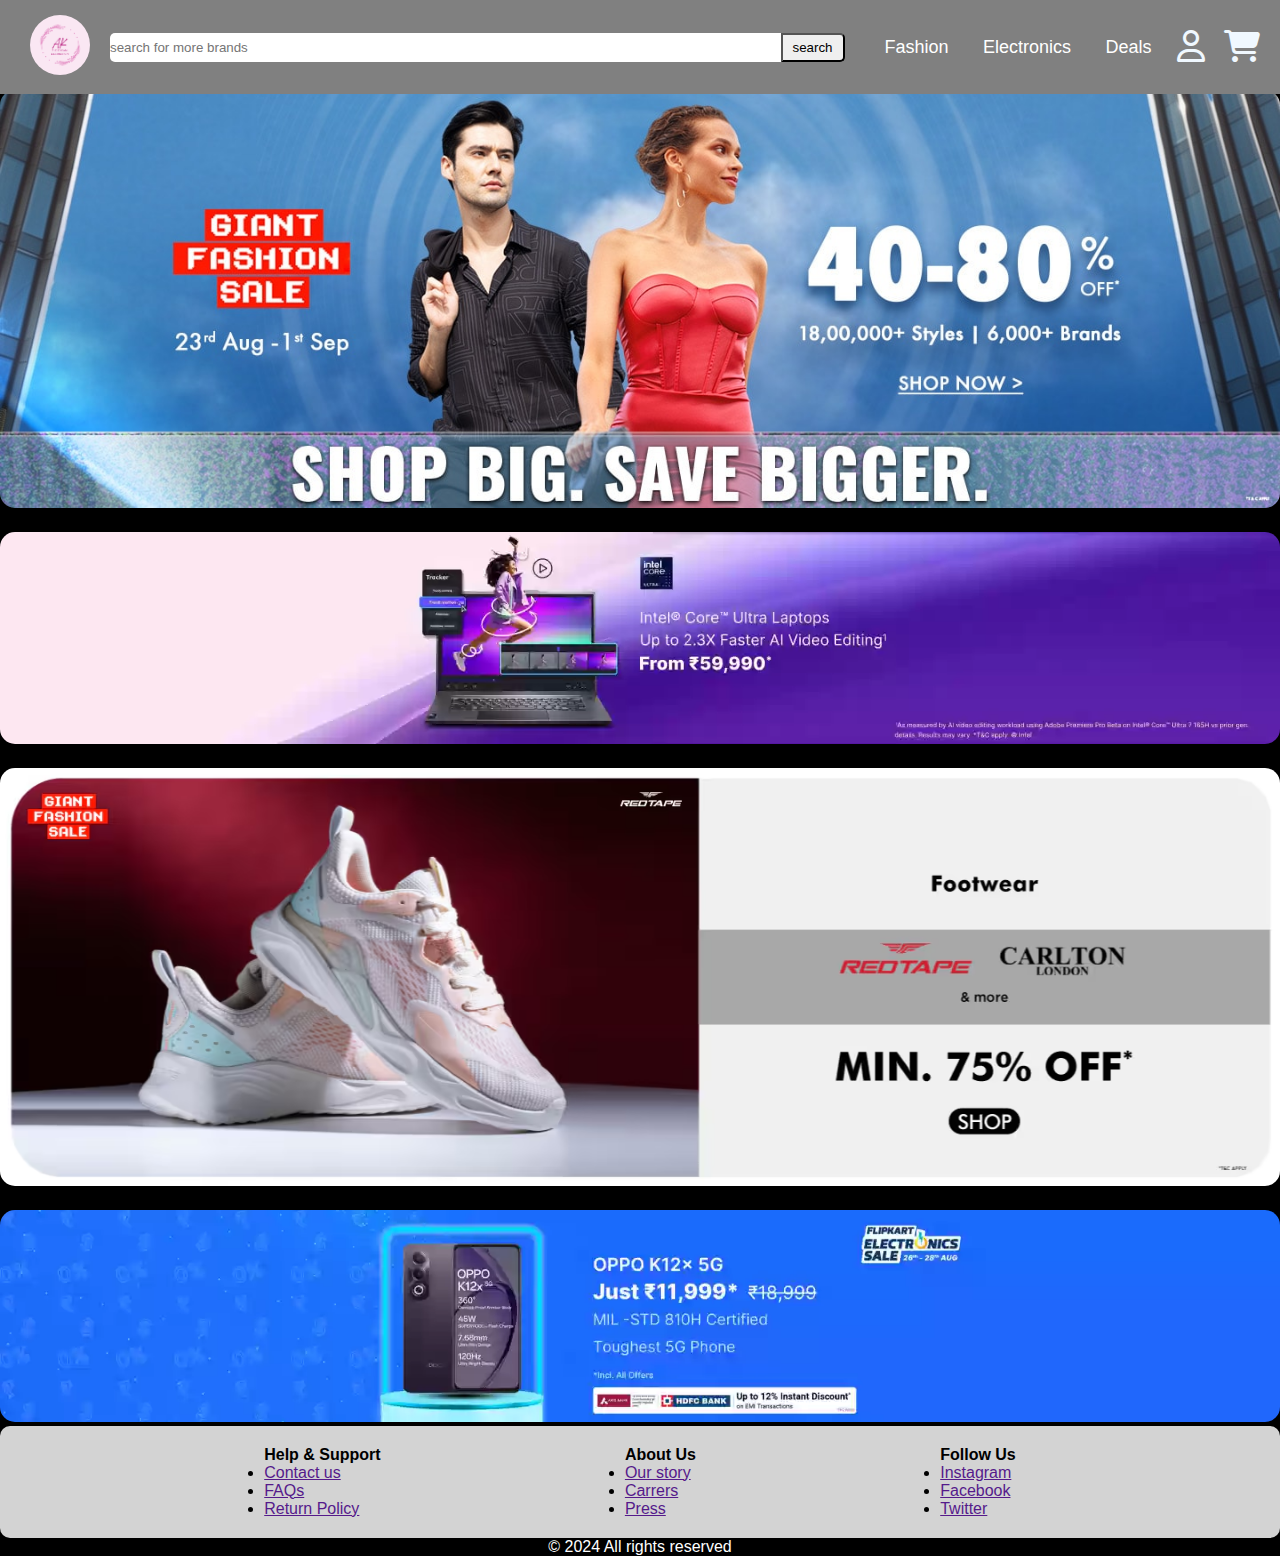
<file: index.html>
<!DOCTYPE html>
<html lang="en">
<head>
    <meta charset="UTF-8">
    <meta name="viewport" content="width=device-width, initial-scale=1.0">
    <title>Main page</title>
    <link rel="stylesheet"href="style.css">
    <link href="https://cdnjs.cloudflare.com/ajax/libs/font-awesome/6.6.0/css/all.min.css" rel="stylesheet">
    
   
   
</head>
<body>
    <div class="nav-bar">
        <div class="logo">
            <img src="./assests/logo/Purple Minimalist Flower Shop Logo.png"   alt="">

        </div>
        <div class="search-bar">
            <input type="text" placeholder="search for more brands">
            <button>search</button>
        </div>
        <div class="nav-links">
            <a target="_blank" href="fashion.html">Fashion</fashion></a>
            <a target="_blank" href="electronics.html">Electronics</a>
            <a target="_blank" href="deals.html">Deals</a>
        </div>
        <div class="nav-icons">
            <a href="" ><span><i class="fa-regular fa-user fa-2xl "></i></span></a>
            <a href=""><span><i class="fa-solid fa-cart-shopping fa-2xl"></i></span></a>
        </div>

    </div>

    <div class="hero-section">
        <img src="fashion/fashion3.jpg" alt="">
        <img src="assests/electronics/electronics.1.webp" alt="">
        <img src="fashion/fashion-1...png" alt="">
        <img src="assests/electronics/electronics.2.webp" alt="">

    </div>

    <div class="footer">
        <div class="footer-link">
            <h4> Help & Support</h4>
            <ul>
                <li><a href="">Contact us</a></li>
                <li><a href="">FAQs</a></li>
                <li><a href="">Return Policy</a></li>
            </ul>
        </div>
        <div class="footer-link">
            <h4> About Us</h4>
            <ul>
                <li><a href="">Our story</a></li>
                <li><a href="">Carrers</a></li>
                <li><a href="">Press</a></li>
            </ul>
        </div>
        <div class="footer-link">
            <h4> Follow Us</h4>
            <ul>
                <li><a href="">Instagram</a></li>
                <li><a href="">Facebook</a></li>
                <li><a href="">Twitter</a></li>
            </ul>
        </div>

    </div>
    <div>
        <div class="footer-copyright">
            <p>&copy; 2024 All rights reserved</p>
        </div>
    </div>
    

    
</body>
</html>
</file>
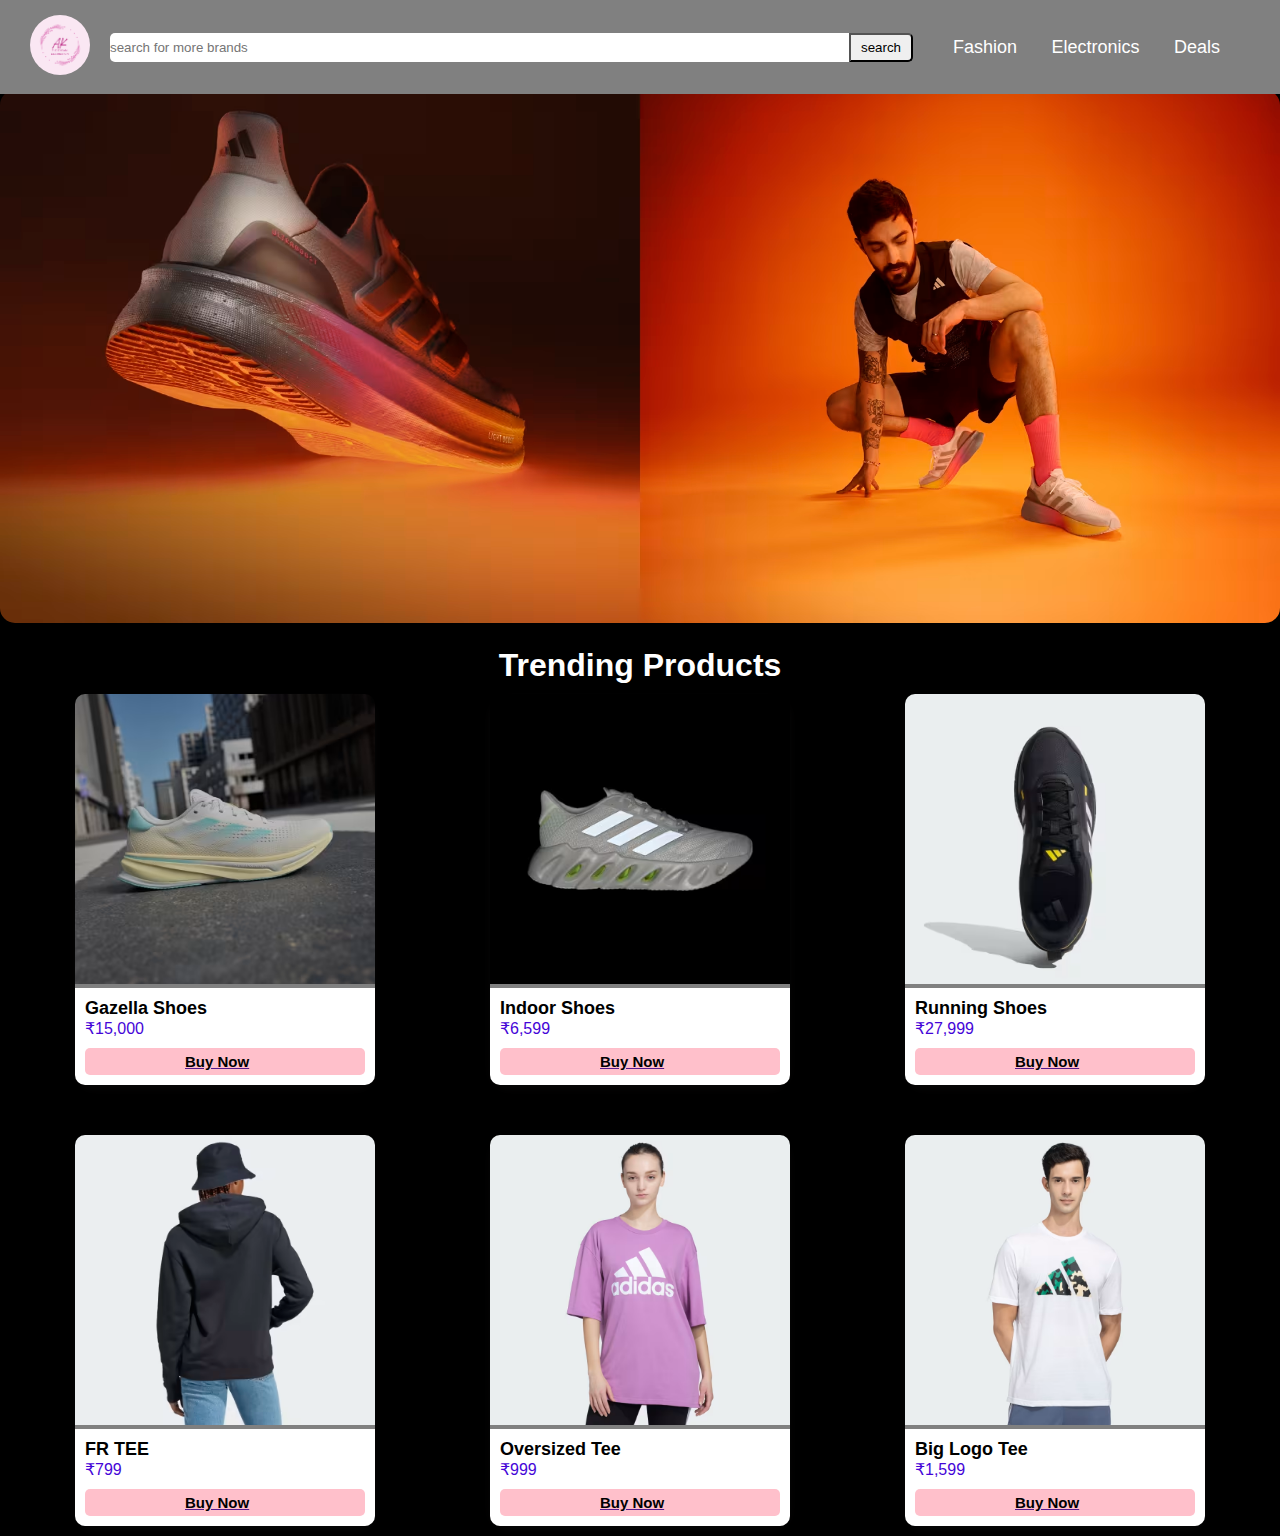
<file: adidas.html>
<!DOCTYPE html>
<html lang="en">
<head>
    <meta charset="UTF-8">
    <meta name="viewport" content="width=device-width, initial-scale=1.0">
    <title>Adidas</title>
    <link rel="Icon" href="/assests/images2/adidas 3.avif"/>
    <link rel="stylesheet"href="style.css">
    <link rel="stylesheet" href="adidas.css">
    <link rel="stylesheet" href="fashion.css">
   
</head>
<body>
    <div class="nav-bar">
        <div class="logo">
            <img src="./assests/logo/Purple Minimalist Flower Shop Logo.png"   alt="">

        </div>
        <div class="search-bar">
            <input type="text" placeholder="search for more brands">
            <button>search</button>
        </div>
        <div class="nav-links">
            <a target="_blank" href="fashion.html">Fashion</fashion></a>
            <a target="_blank" href="electronics.html">Electronics</a>
            <a target="_blank" href="deals.html">Deals</a>
        </div>
        <div class="nav-icons">
            <a href="" ><span><i class="fa-regular fa-user fa-2xl "></i></span></a>
            <a href=""><span><i class="fa-solid fa-cart-shopping fa-2xl"></i></span></a>
        </div>

    </div>

    <div class="main">
        <div class="hero-section">
            <img src="/assests/images2/adidas 3.avif" />
            <h1 id="ultraboost"></h1>
            <a href="#shoe3">
                
            </a>
        </div>
    </div>

    <h1 class="heading">Trending Products</h1>

    <div class="Products">

        <div class="product-card">
            <img
            id="shoe1"
             src="/assests/images2/shoe1.avif" alt="product 1"/>
            <div class="product-info">
            <h4>Gazella Shoes</h4>
            <p class ="info">₹15,000</p>
            <a href=""><button>Buy Now</button></a>
            </div>
        </div>

        <div class="product-card">
            <img
            id="shoe2"
             src="/assests/images2/shoe2.avif" alt="product 1"/>
            <div class="product-info">
            <h4>Indoor Shoes</h4>
            <p class ="info">₹6,599</p>
            <a href=""><button>Buy Now</button></a>
            </div>
        </div>
        <div class="product-card">
            <img
            id="shoe3"
             src="/assests/images2/shoe3.avif" alt="product 1"/>
            <div class="product-info">
            <h4>Running Shoes</h4>
            <p class ="info">₹27,999</p>
            <a href=""><button>Buy Now</button></a>
            </div>
        </div>
        <div class="product-card">
            <img
            id="tshirt1"
             src="/assests/images2/tshirt1.avif" alt="product 1"/>
            <div class="product-info">
            <h4>FR TEE</h4>
            <p class ="info">₹799</p>
            <a href=""><button>Buy Now</button></a>
            </div>
        </div>
        <div class="product-card">
            <img
            id="tshirt2"
             src="/assests/images2/tshirt22.avif" alt="product 1"/>
            <div class="product-info">
            <h4>Oversized Tee</h4>
            <p class ="info">₹999</p>
            <a href=""><button>Buy Now</button></a>
            </div>
        </div>
        <div class="product-card">
            <img
            id="tshirt3"
             src="/assests/images2/tshirt33.avif" alt="product 1"/>
            <div class="product-info">
            <h4>Big Logo Tee</h4>
            <p class ="info">₹1,599</p>
            <a href=""><button>Buy Now</button></a>
            </div>
        </div>
     </div>
    
</body>
</html>
</file>
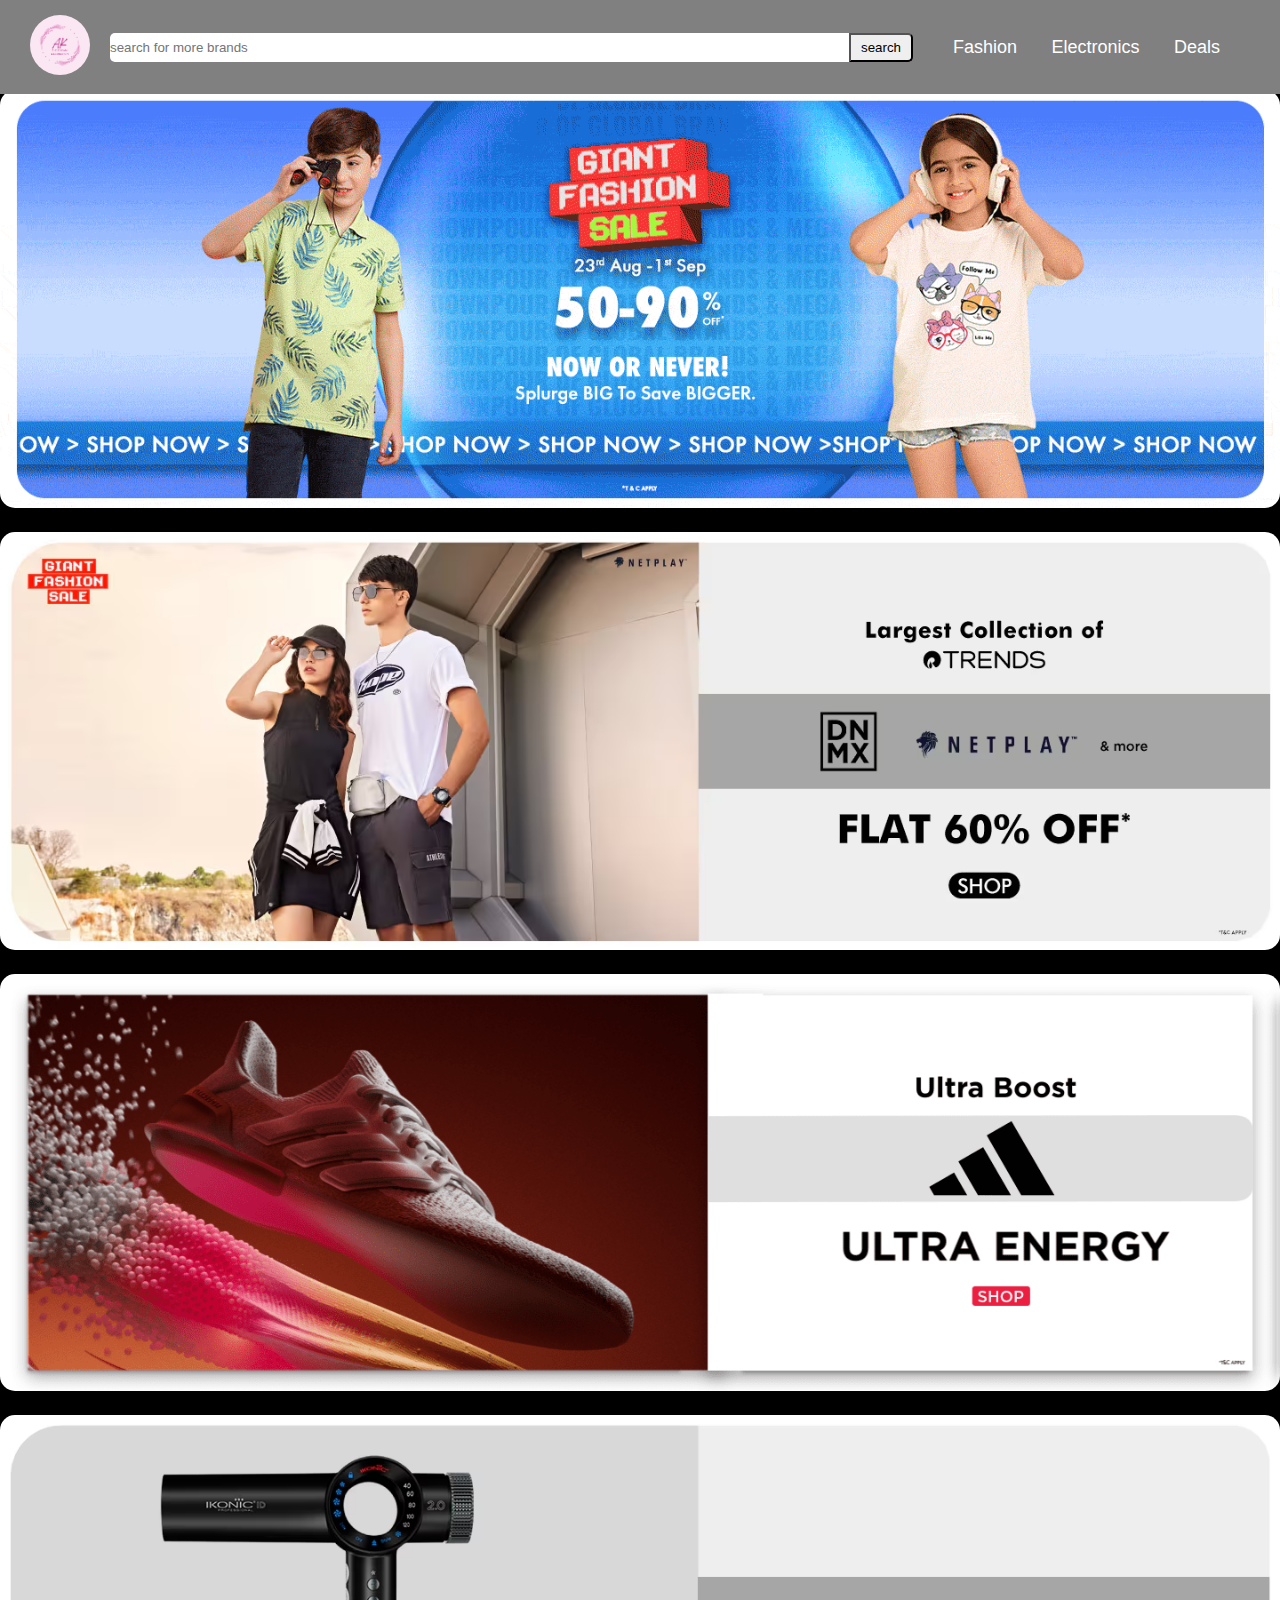
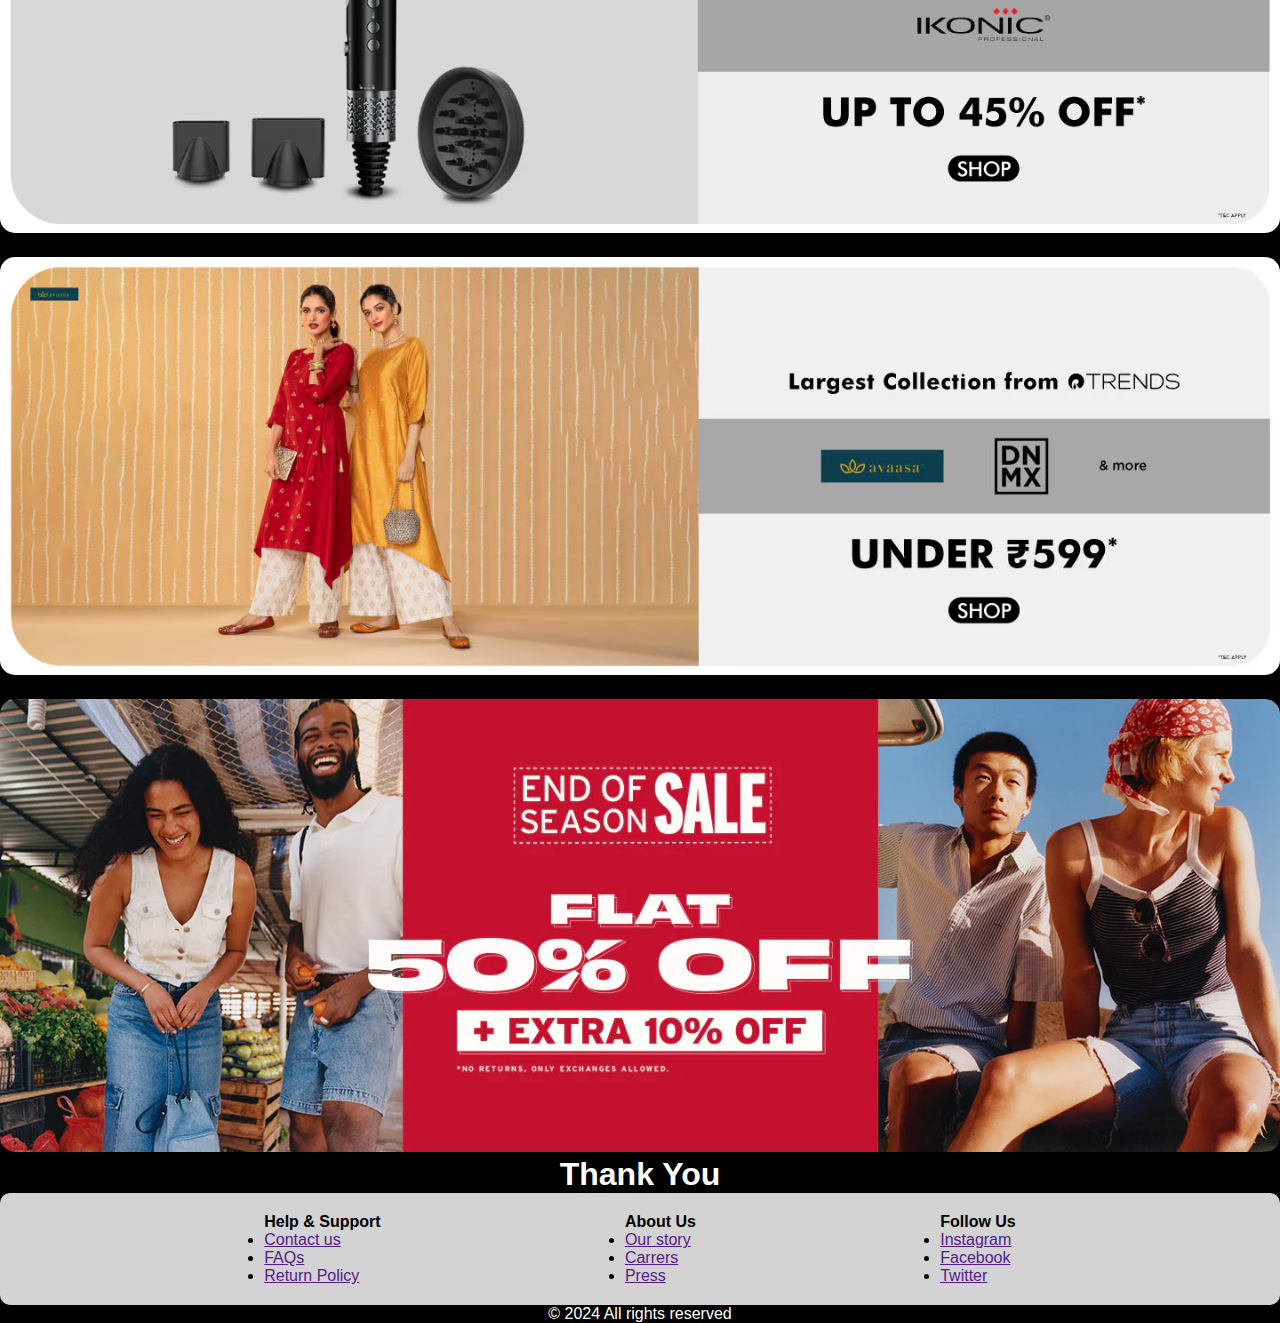
<file: deals.html>
<!DOCTYPE html>
<html lang="en">
<head>
    <meta charset="UTF-8">
    <meta name="viewport" content="width=device-width, initial-scale=1.0">
    <title>Deals</title>
    <link rel="stylesheet"href="style.css">
</head>
<body>
    <div class="nav-bar">
        <div class="logo">
           <a href="index.html"><img src="./assests/logo/Purple Minimalist Flower Shop Logo.png"   alt=""></a>

        </div>
        <div class="search-bar">
            <input type="text" placeholder="search for more brands">
            <button>search</button>
        </div>
        <div class="nav-links">
            <a target="_blank" href="fashion.html">Fashion</fashion></a>
            <a target="_blank" href="electronics.html">Electronics</a>
            <a target="_blank" href="deals.html">Deals</a>
        </div>
        <div class="nav-icons">
            <a href="" ><span><i class="fa-regular fa-user fa-2xl "></i></span></a>
            <a href=""><span><i class="fa-solid fa-cart-shopping fa-2xl"></i></span></a>
        </div>

    </div>

    <div class="hero-section">
        <img src="assests/deals/deals1.gif" alt="">
        <img src="assests/deals/deals2.avif" alt="">
        <img src="assests/deals/deals3.png" alt="">
        <img src="assests/deals/deals4.avif" alt="">
        <img src="assests/deals/deals5.avif" alt="">
        <img src="assests/deals/deals7.webp" alt="">
        

        


    </div>

    <h1 class="heading">Thank You</h1>
    
    <div class="footer">
        
        <div class="footer-link">
            <h4> Help & Support</h4>
            <ul>
                <li><a href="">Contact us</a></li>
                <li><a href="">FAQs</a></li>
                <li><a href="">Return Policy</a></li>
            </ul>
        </div>
        <div class="footer-link">
            <h4> About Us</h4>
            <ul>
                <li><a href="">Our story</a></li>
                <li><a href="">Carrers</a></li>
                <li><a href="">Press</a></li>
            </ul>
        </div>
        <div class="footer-link">
            <h4> Follow Us</h4>
            <ul>
                <li><a href="">Instagram</a></li>
                <li><a href="">Facebook</a></li>
                <li><a href="">Twitter</a></li>
            </ul>
        </div>

    </div>
    <div>
        <div class="footer-copyright">
            <p>&copy; 2024 All rights reserved</p>
        </div>
    </div>
    


    
</body>
</html>
</file>
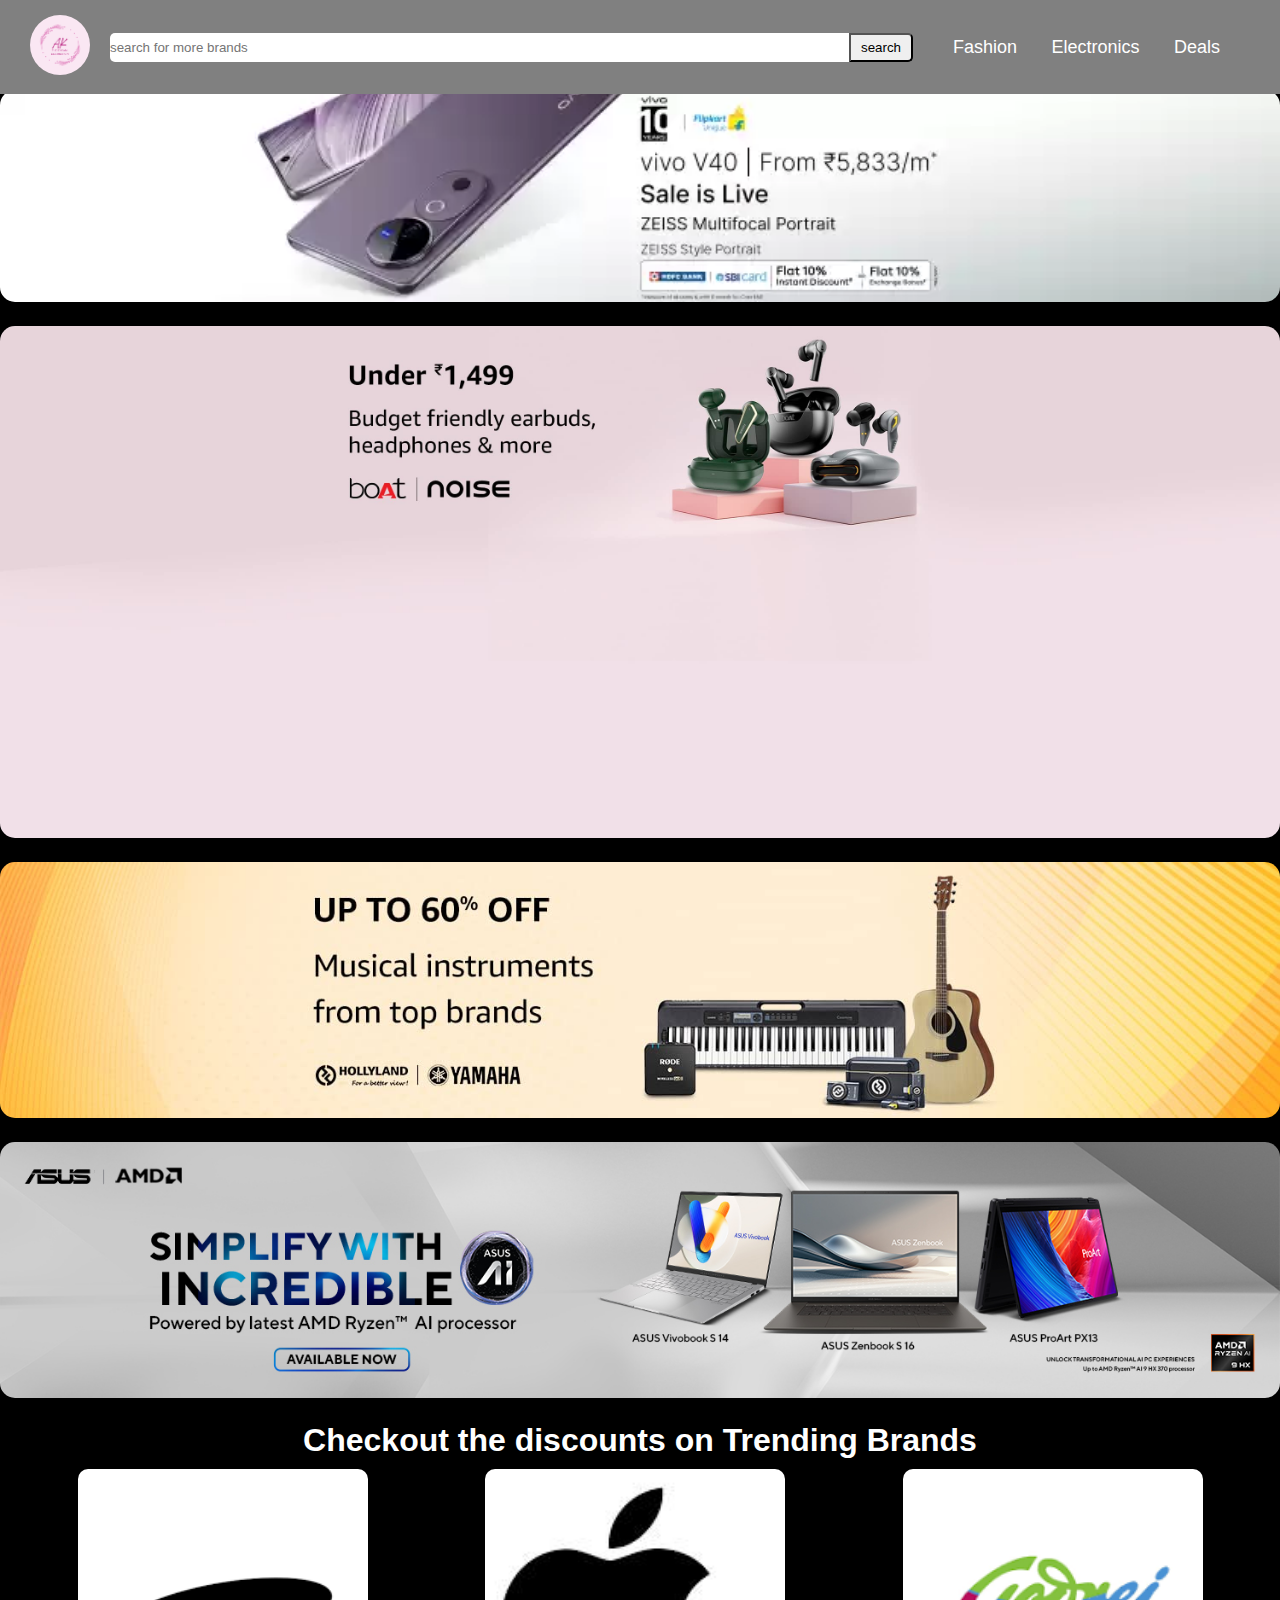
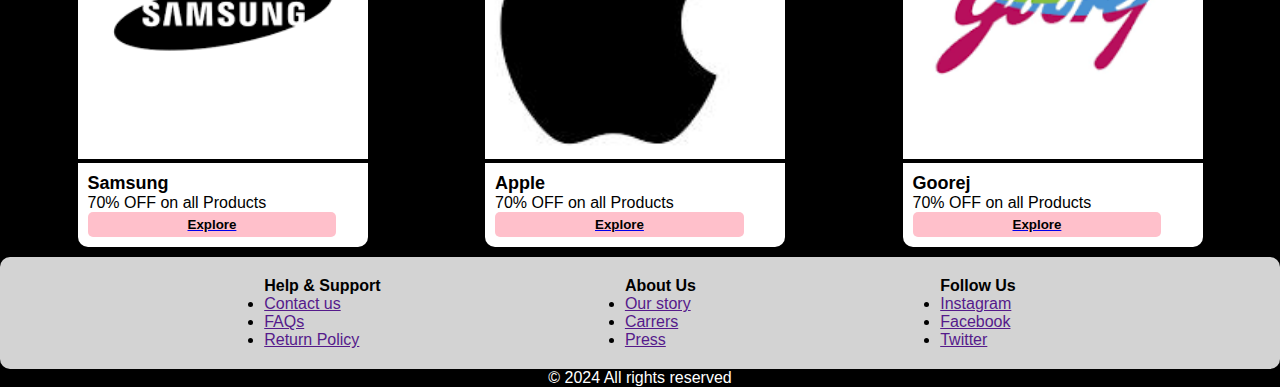
<file: electronics.html>
<!DOCTYPE html>
<html lang="en">
<head>
    <meta charset="UTF-8">
    <meta name="viewport" content="width=device-width, initial-scale=1.0">
    <title>Electronics</title>
    <link rel="stylesheet"href="style.css">
    <link rel="stylesheet" href="fashion.css">
</head>
<body>
    <div class="nav-bar">
        <div class="logo">
          <a href="index.html" > <img src="./assests/logo/Purple Minimalist Flower Shop Logo.png"   alt=""></a>

        </div>
        <div class="search-bar">
            <input type="text" placeholder="search for more brands">
            <button>search</button>
        </div>
        <div class="nav-links">
            <a target="_blank" href="fashion.html">Fashion</fashion></a>
            <a target="_blank" href="electronics.html">Electronics</a>
            <a target="_blank" href="deals.html">Deals</a>
        </div>
        <div class="nav-icons">
            <a href="" ><span><i class="fa-regular fa-user fa-2xl "></i></span></a>
            <a href=""><span><i class="fa-solid fa-cart-shopping fa-2xl"></i></span></a>
        </div>

    </div>
    <div class="hero-section">
        <img src="assests/electronics/electronics 5.webp" alt="">
        <img src="assests/electronics/electronics 6.jpg" alt="">
        <img src="assests/electronics/electronics 7.jpg" alt="">
        <img src="assests/electronics/electronics 8.jpg" alt="">

    </div>

    <h1 class="heading">Checkout the  discounts on Trending Brands</h1>

    <div class="Products">

        <div class="product-card">
            <img src="assests/images/samsung.png" alt="">
            <div class="product-info">
            <h4>Samsung</h4>
            <p>70% OFF on all Products</p>
            <a href="samsung.html"><button>Explore</button></a>
            </div>
        </div>
        
    
    

   
        <div class="product-card">
            <img src="assests/images/apple.jpeg" alt="">
            <div class="product-info">
            <h4>Apple</h4>
            <p>70% OFF on all Products</p>
            <a href="iphone.html"><button>Explore</button></a>
            </div>
        
        </div>
    

    
        <div class="product-card">
            <img src="assests/images/Goorej.png" alt="">
            <div class="product-info">
            <h4>Goorej</h4>
            <p>70% OFF on all Products</p>
            <a href="goorej.html"><button>Explore</button></a>
            </div>
        
        </div>
    </div>   
    
    <div class="footer">
        <div class="footer-link">
            <h4> Help & Support</h4>
            <ul>
                <li><a href="">Contact us</a></li>
                <li><a href="">FAQs</a></li>
                <li><a href="">Return Policy</a></li>
            </ul>
        </div>
        <div class="footer-link">
            <h4> About Us</h4>
            <ul>
                <li><a href="">Our story</a></li>
                <li><a href="">Carrers</a></li>
                <li><a href="">Press</a></li>
            </ul>
        </div>
        <div class="footer-link">
            <h4> Follow Us</h4>
            <ul>
                <li><a href="">Instagram</a></li>
                <li><a href="">Facebook</a></li>
                <li><a href="">Twitter</a></li>
            </ul>
        </div>

    </div>
    <div>
        <div class="footer-copyright">
            <p>&copy; 2024 All rights reserved</p>
        </div>
    </div>
</body>
</html>
</file>
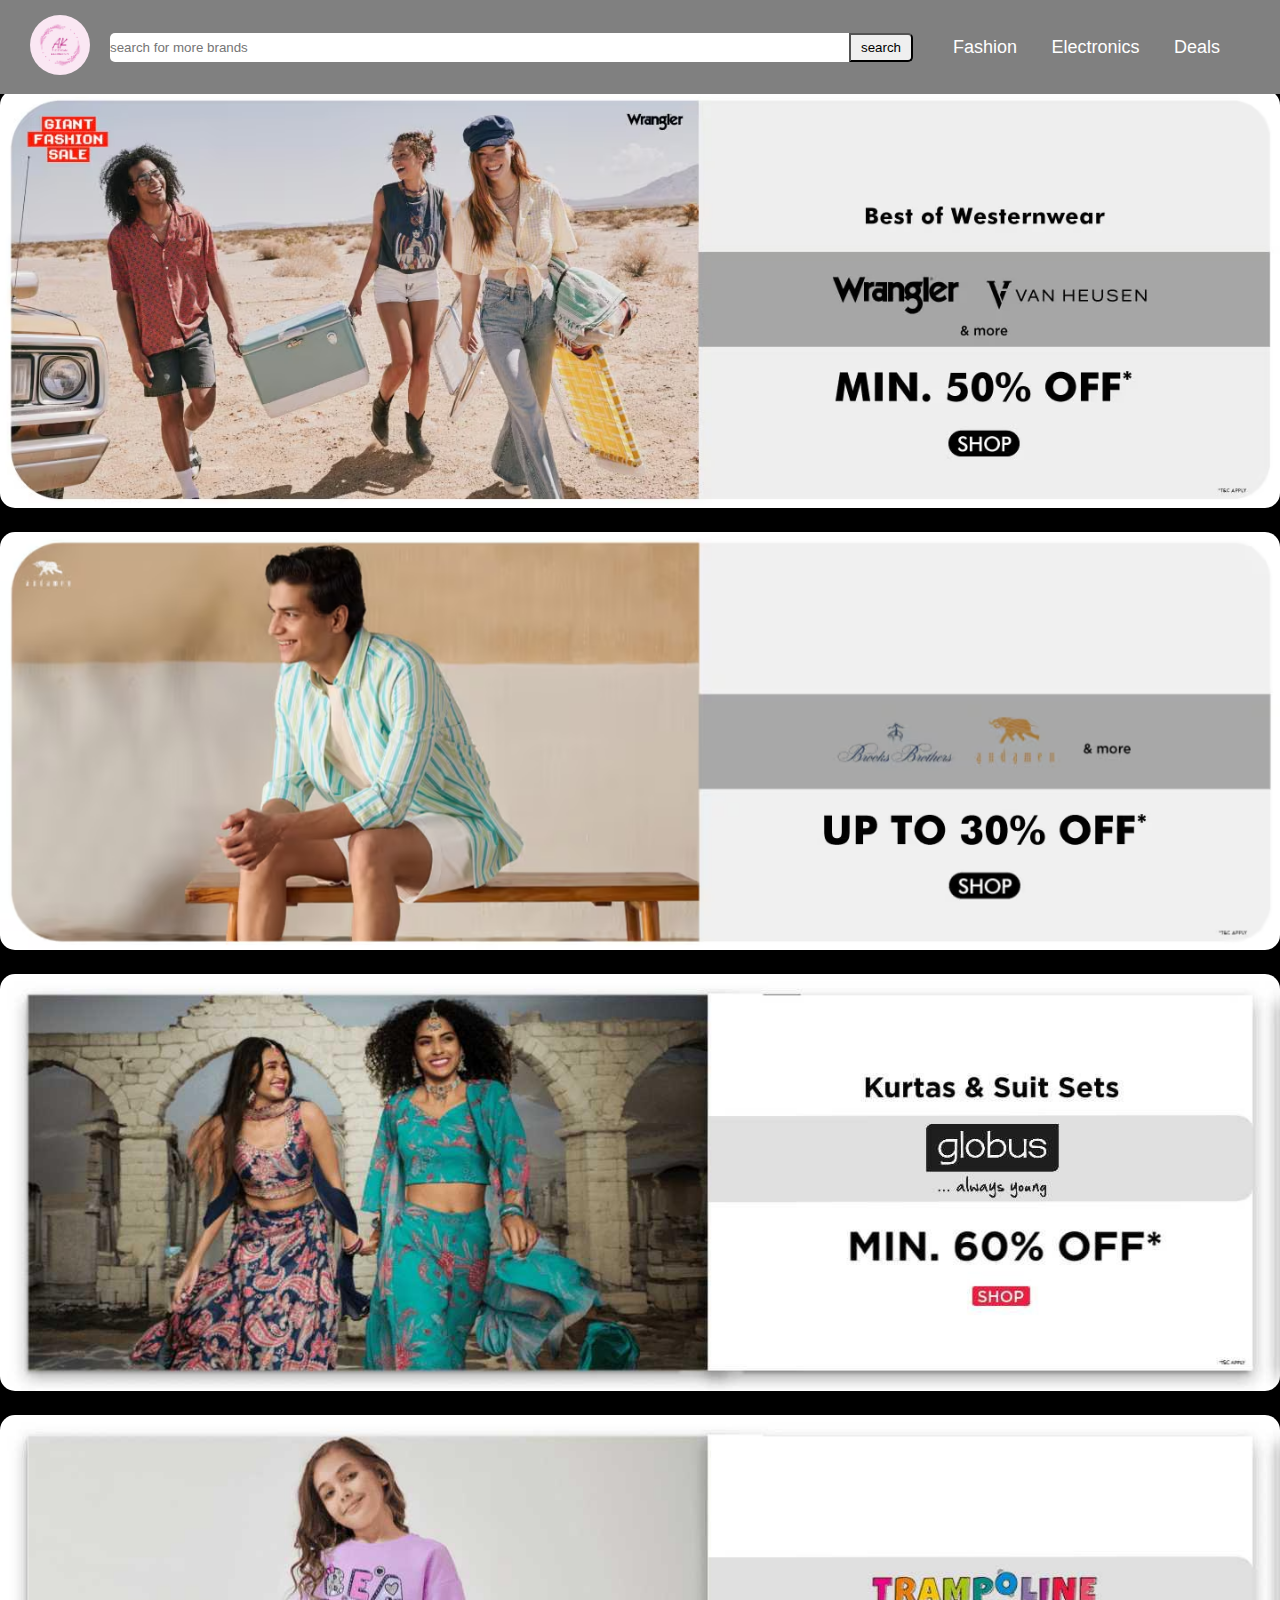
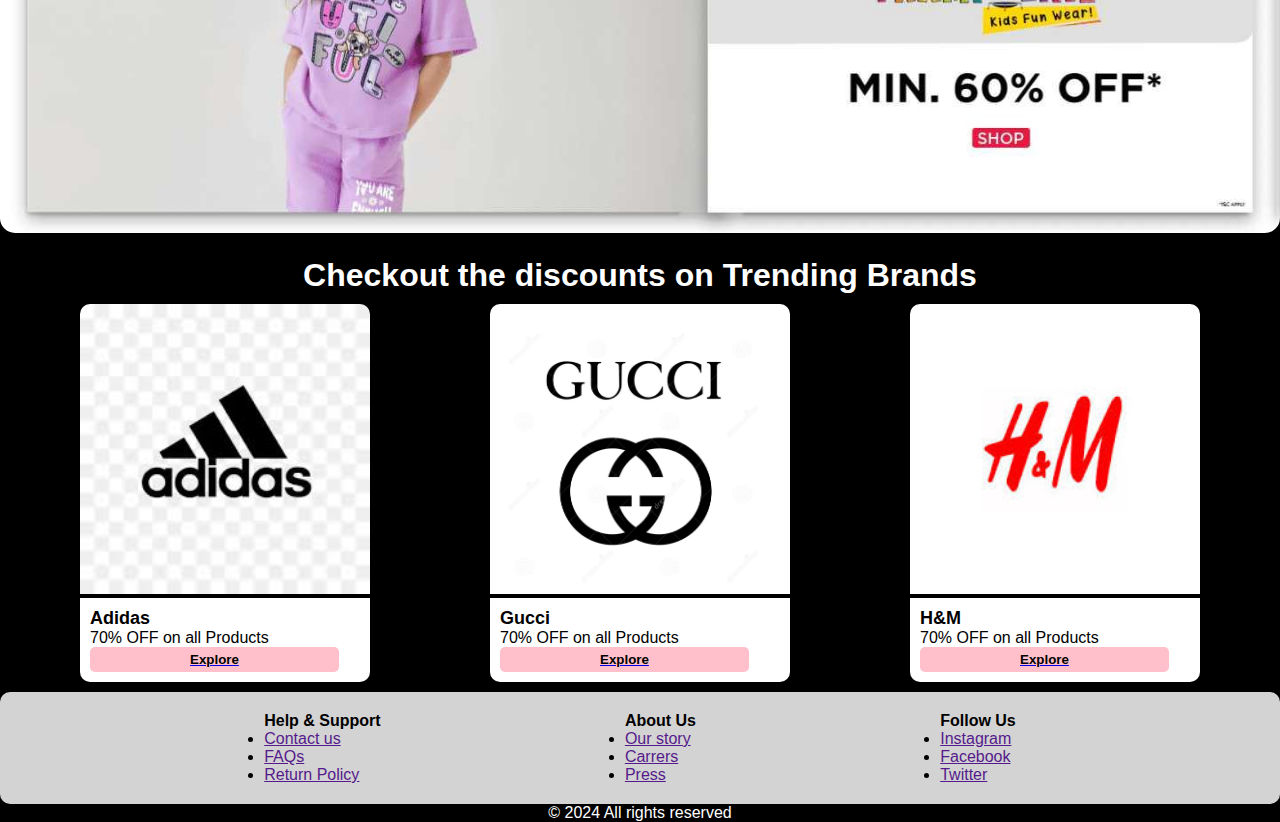
<file: fashion.html>
<!DOCTYPE html>
<html lang="en">
<head>
    <meta charset="UTF-8">
    <meta name="viewport" content="width=device-width, initial-scale=1.0">
 
    <title>Fashion</title>
    <link rel="stylesheet"href="style.css">
    <link rel="stylesheet" href="fashion.css">
    
    
</head>
<body>
    <div class="nav-bar">
        <div class="logo">
          <a href="index.html" > <img src="./assests/logo/Purple Minimalist Flower Shop Logo.png"   alt=""></a>

        </div>
        <div class="search-bar">
            <input type="text" placeholder="search for more brands">
            <button>search</button>
        </div>
        <div class="nav-links">
            <a target="_blank" href="fashion.html">Fashion</fashion></a>
            <a target="_blank" href="electronics.html">Electronics</a>
            <a target="_blank" href="deals.html">Deals</a>
        </div>
        <div class="nav-icons">
            <a href="" ><span><i class="fa-regular fa-user fa-2xl "></i></span></a>
            <a href=""><span><i class="fa-solid fa-cart-shopping fa-2xl"></i></span></a>
        </div>

    </div>

    <div class="hero-section">
        <img src="fashion/fashion4.avif" alt="">
        <img src="fashion/fashion5.png" alt="">
        <img src="fashion/fashion6.jpg" alt="">
        <img src="fashion/fashion 7.jpg" alt="">

    </div>

    <h1 class="heading">Checkout the  discounts on Trending Brands</h1>

    <div class="Products">

        <div class="product-card">
            <img src="assests/images/Adidas 2.jpeg" alt="">
            <div class="product-info">
            <h4>Adidas</h4>
            <p>70% OFF on all Products</p>
            <a href="adidas.html"><button>Explore</button></a>
            
            </div>
        </div>
        
    
    

   
        <div class="product-card">
            <img src="assests/images/GUCCI.jpg" alt="">
            <div class="product-info">
            <h4>Gucci</h4>
           <p>70% OFF on all Products</p>
            <a href="gucci.html"><button>Explore</button></a>
            </div>
        
        </div>
    

    
        <div class="product-card">
            <img src="assests/images/h&m2.jpeg" alt="">
            <div class="product-info">
            <h4>H&M</h4>
            <p>70% OFF on all Products</p>
            <a href="h&m.html"><button>Explore</button></a>
            </div>
        
        </div>
    </div>

    <div class="footer">
        <div class="footer-link">
            <h4> Help & Support</h4>
            <ul>
                <li><a href="">Contact us</a></li>
                <li><a href="">FAQs</a></li>
                <li><a href="">Return Policy</a></li>
            </ul>
        </div>
        <div class="footer-link">
            <h4> About Us</h4>
            <ul>
                <li><a href="">Our story</a></li>
                <li><a href="">Carrers</a></li>
                <li><a href="">Press</a></li>
            </ul>
        </div>
        <div class="footer-link">
            <h4> Follow Us</h4>
            <ul>
                <li><a href="">Instagram</a></li>
                <li><a href="">Facebook</a></li>
                <li><a href="">Twitter</a></li>
            </ul>
        </div>

    </div>
    <div>
        <div class="footer-copyright">
            <p>&copy; 2024 All rights reserved</p>
        </div>
    </div>
    
        
       
    


    

    
    
    
</body>
</html>
</file>
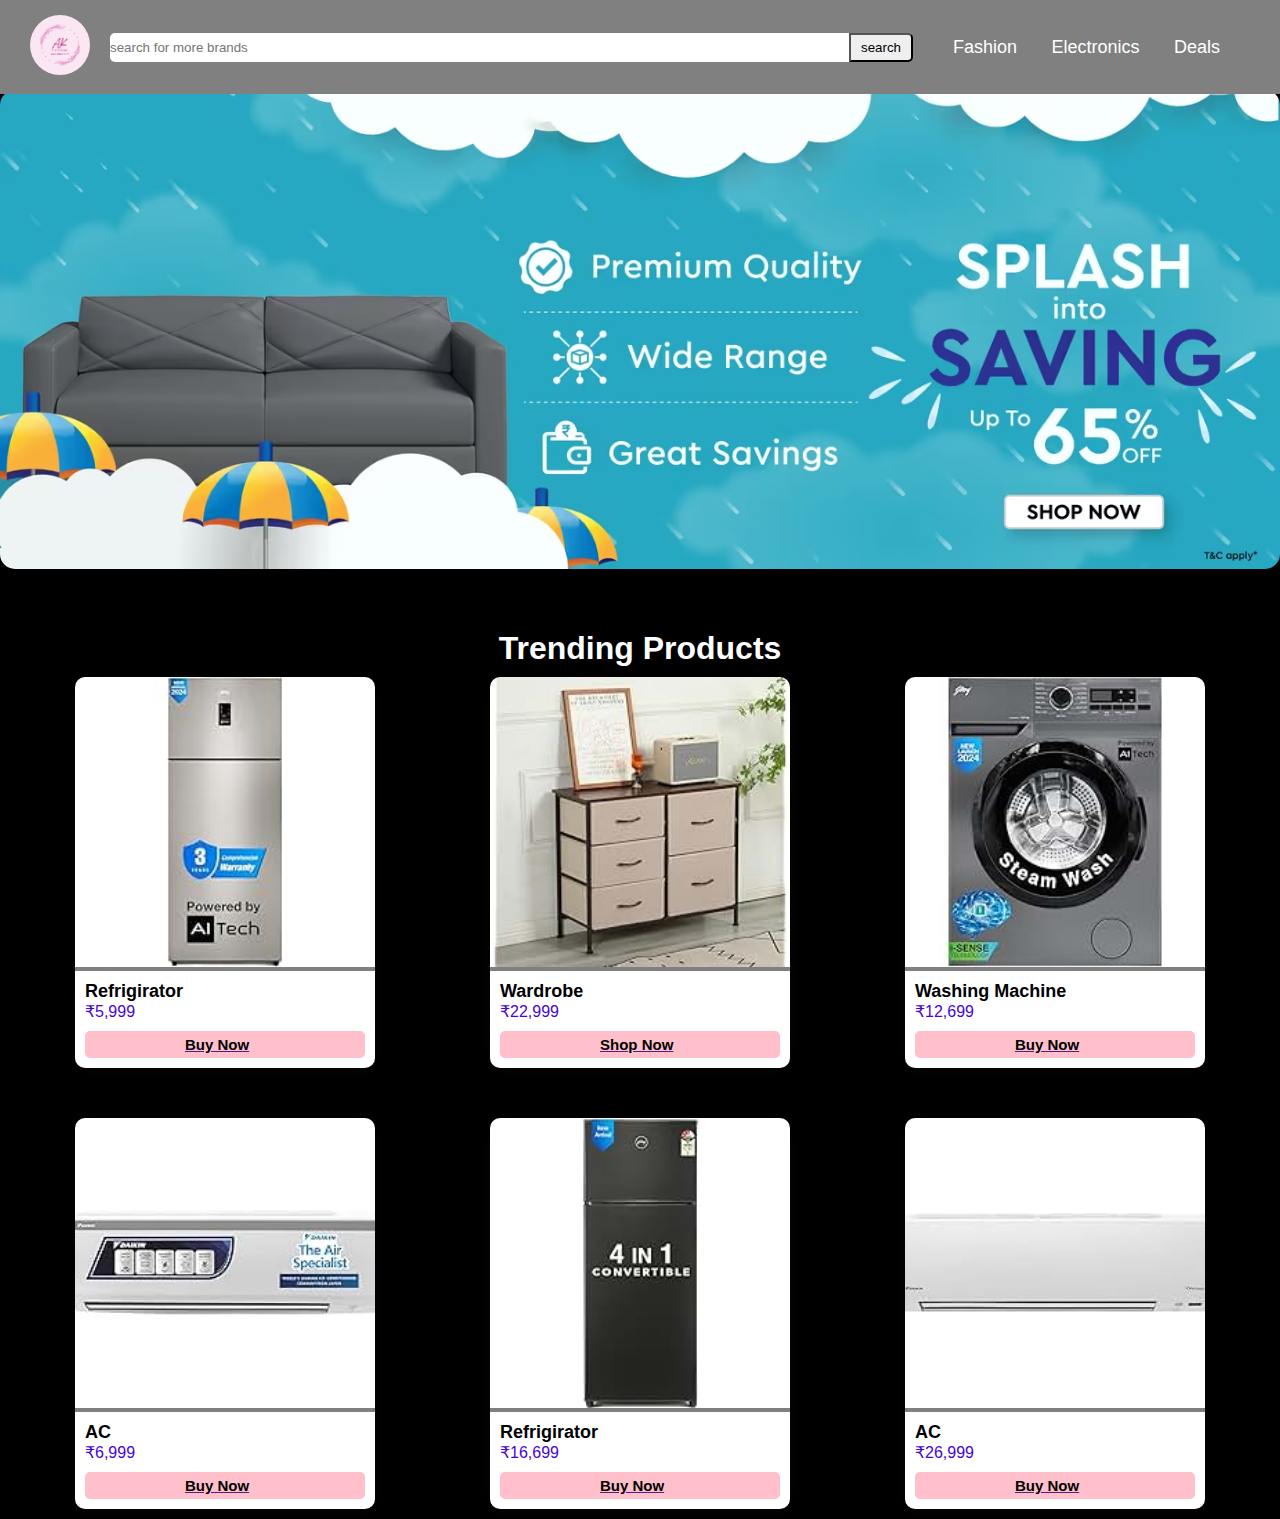
<file: goorej.html>
<!DOCTYPE html>
<html lang="en">
<head>
    <meta charset="UTF-8">
    <meta name="viewport" content="width=device-width, initial-scale=1.0">
    <title>Adidas</title>
    <link rel="Icon" href="/assests/images2/adidas 3.avif"/>
    <link rel="stylesheet"href="style.css">
    <link rel="stylesheet" href="goorej.css">
    <link rel="stylesheet" href="fashion.css">
   
</head>
<body>
    <div class="nav-bar">
        <div class="logo">
            <img src="./assests/logo/Purple Minimalist Flower Shop Logo.png"   alt="">

        </div>
        <div class="search-bar">
            <input type="text" placeholder="search for more brands">
            <button>search</button>
        </div>
        <div class="nav-links">
            <a target="_blank" href="fashion.html">Fashion</fashion></a>
            <a target="_blank" href="electronics.html">Electronics</a>
            <a target="_blank" href="deals.html">Deals</a>
        </div>
        <div class="nav-icons">
            <a href="" ><span><i class="fa-regular fa-user fa-2xl "></i></span></a>
            <a href=""><span><i class="fa-solid fa-cart-shopping fa-2xl"></i></span></a>
        </div>

    </div>

    <div class="main">
        <div class="hero-section">
            <img src="/assests/goorejimages/gomain.avif" />
            <h1 id="goorej">Goorej</h1>
            <a href="#shoe3">
                
            </a>
        </div>
    </div>

    <h1 class="heading">Trending Products</h1>

    <div class="Products">

        <div class="product-card">
            <img
            id="go1"
             src="/assests/goorejimages/g1.jpg" alt="product 1"/>
            <div class="product-info">
            <h4>Refrigirator</h4>
            <p class ="info">₹5,999</p>
            <a href=""><button>Buy Now</button></a>
            </div>
        </div>

        <div class="product-card">
            <img
            id="go2"
             src="/assests/goorejimages/g2.jpg" alt="product 1"/>
            <div class="product-info">
            <h4>Wardrobe</h4>
            <p class ="info">₹22,999</p>
            <a href=""><button>Shop Now</button></a>
            </div>
        </div>
        <div class="product-card">
            <img
            id="go3"
             src="/assests/goorejimages/g3.jpg" alt="product 1"/>
            <div class="product-info">
            <h4>Washing Machine</h4>
            <p class ="info">₹12,699</p>
            <a href=""><button>Buy Now</button></a>
            </div>
        </div>
        <div class="product-card">
            <img
            id="go4"
             src="/assests/goorejimages/g4.jpg" alt="product 1"/>
            <div class="product-info">
            <h4>AC</h4>
            <p class ="info">₹6,999</p>
            <a href=""><button>Buy Now</button></a>
            </div>
        </div>
        <div class="product-card">
            <img
            id="go5"
             src="/assests/goorejimages/g5.jpg" alt="product 1"/>
            <div class="product-info">
            <h4>Refrigirator</h4>
            <p class ="info">₹16,699</p>
            <a href=""><button>Buy Now</button></a>
            </div>
        </div>
        <div class="product-card">
            <img
            id="go6"
             src="/assests/goorejimages/g6.jpg" alt="product 1"/>
            <div class="product-info">
            <h4> AC</h4>
            <p class ="info">₹26,999</p>
            <a href=""><button>Buy Now</button></a>
            </div>
        </div>
     </div>
    
</body>
</html>
</file>
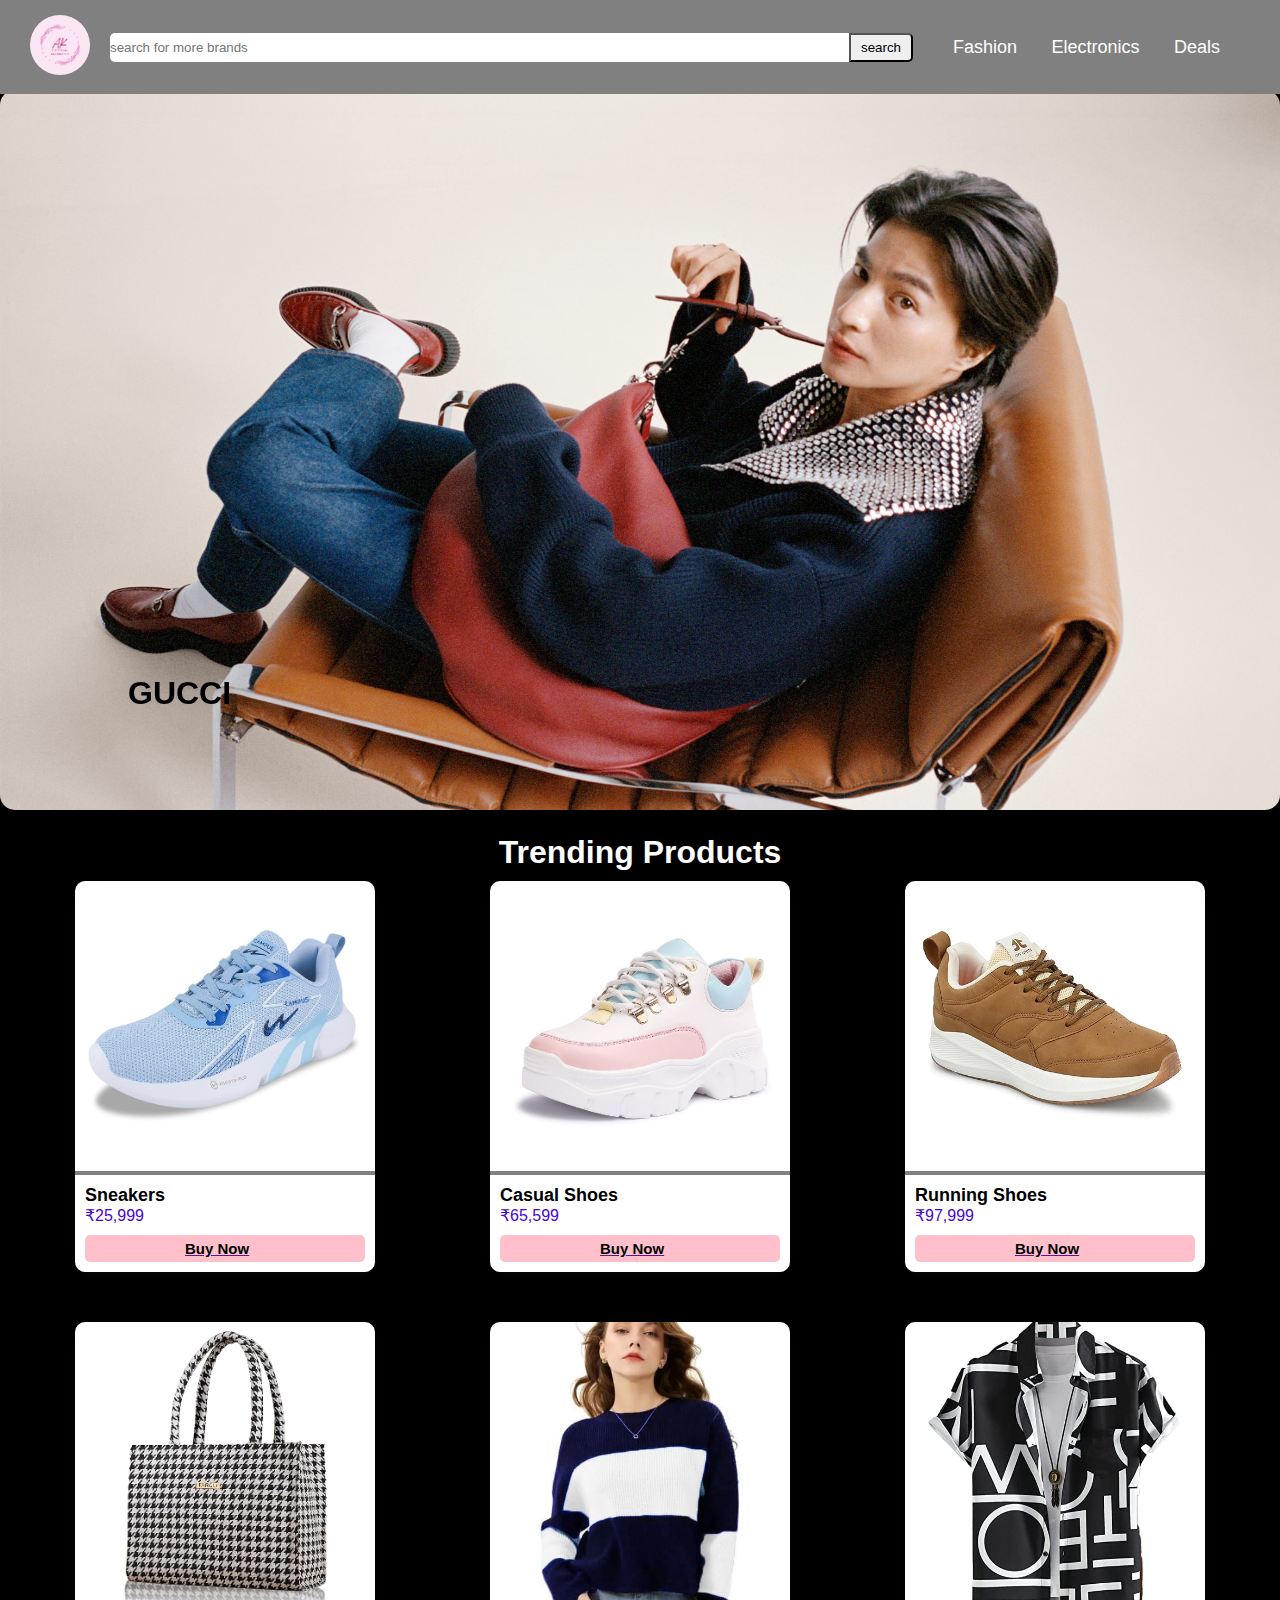
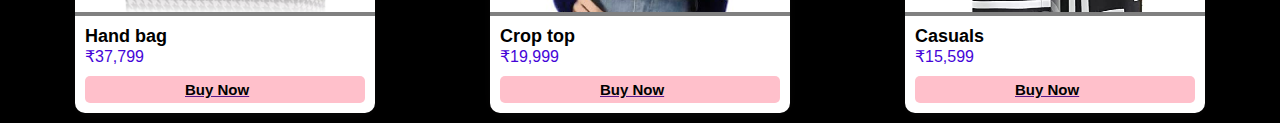
<file: gucci.html>
<!DOCTYPE html>
<html lang="en">
<head>
    <meta charset="UTF-8">
    <meta name="viewport" content="width=device-width, initial-scale=1.0">
    <title>Adidas</title>
    <link rel="Icon" href="/assests/images2/adidas 3.avif"/>
    <link rel="stylesheet"href="style.css">
    <link rel="stylesheet" href="gucci.css">
    <link rel="stylesheet" href="fashion.css">
   
</head>
<body>
    <div class="nav-bar">
        <div class="logo">
            <img src="./assests/logo/Purple Minimalist Flower Shop Logo.png"   alt="">

        </div>
        <div class="search-bar">
            <input type="text" placeholder="search for more brands">
            <button>search</button>
        </div>
        <div class="nav-links">
            <a target="_blank" href="fashion.html">Fashion</fashion></a>
            <a target="_blank" href="electronics.html">Electronics</a>
            <a target="_blank" href="deals.html">Deals</a>
        </div>
        <div class="nav-icons">
            <a href="" ><span><i class="fa-regular fa-user fa-2xl "></i></span></a>
            <a href=""><span><i class="fa-solid fa-cart-shopping fa-2xl"></i></span></a>
        </div>

    </div>

    <div class="main">
        <div class="hero-section">
            <img src="/assests/images3/gucci main.avif" />
            <h1 id="gucci">GUCCI</h1>
            <a href="#shoe3">
                
            </a>
        </div>
    </div>

    <h1 class="heading">Trending Products</h1>

    <div class="Products">

        <div class="product-card">
            <img
            id="g1"
             src="/assests/images3/g1.jpg" alt="product 1"/>
            <div class="product-info">
            <h4>Sneakers</h4>
            <p class ="info">₹25,999</p>
            <a href=""><button>Buy Now</button></a>
            </div>
        </div>

        <div class="product-card">
            <img
            id="g2"
             src="/assests/images3/g2.jpg" alt="product 1"/>
            <div class="product-info">
            <h4>Casual Shoes</h4>
            <p class ="info">₹65,599</p>
            <a href=""><button>Buy Now</button></a>
            </div>
        </div>
        <div class="product-card">
            <img
            id="g3"
             src="/assests/images3/g3.jpg" alt="product 1"/>
            <div class="product-info">
            <h4>Running Shoes</h4>
            <p class ="info">₹97,999</p>
            <a href=""><button>Buy Now</button></a>
            </div>
        </div>
        <div class="product-card">
            <img
            id="g4"
             src="/assests/images3/g4.jpg" alt="product 1"/>
            <div class="product-info">
            <h4>Hand bag</h4>
            <p class ="info">₹37,799</p>
            <a href=""><button>Buy Now</button></a>
            </div>
        </div>
        <div class="product-card">
            <img
            id="g5"
             src="/assests/images3/g5.jpg" alt="product 1"/>
            <div class="product-info">
            <h4>Crop top</h4>
            <p class ="info">₹19,999</p>
            <a href=""><button>Buy Now</button></a>
            </div>
        </div>
        <div class="product-card">
            <img
            id="g6"
             src="/assests/images3/g6.jpg" alt="product 1"/>
            <div class="product-info">
            <h4>Casuals</h4>
            <p class ="info">₹15,599</p>
            <a href=""><button>Buy Now</button></a>
            </div>
        </div>
     </div>
    
</body>
</html>
</file>
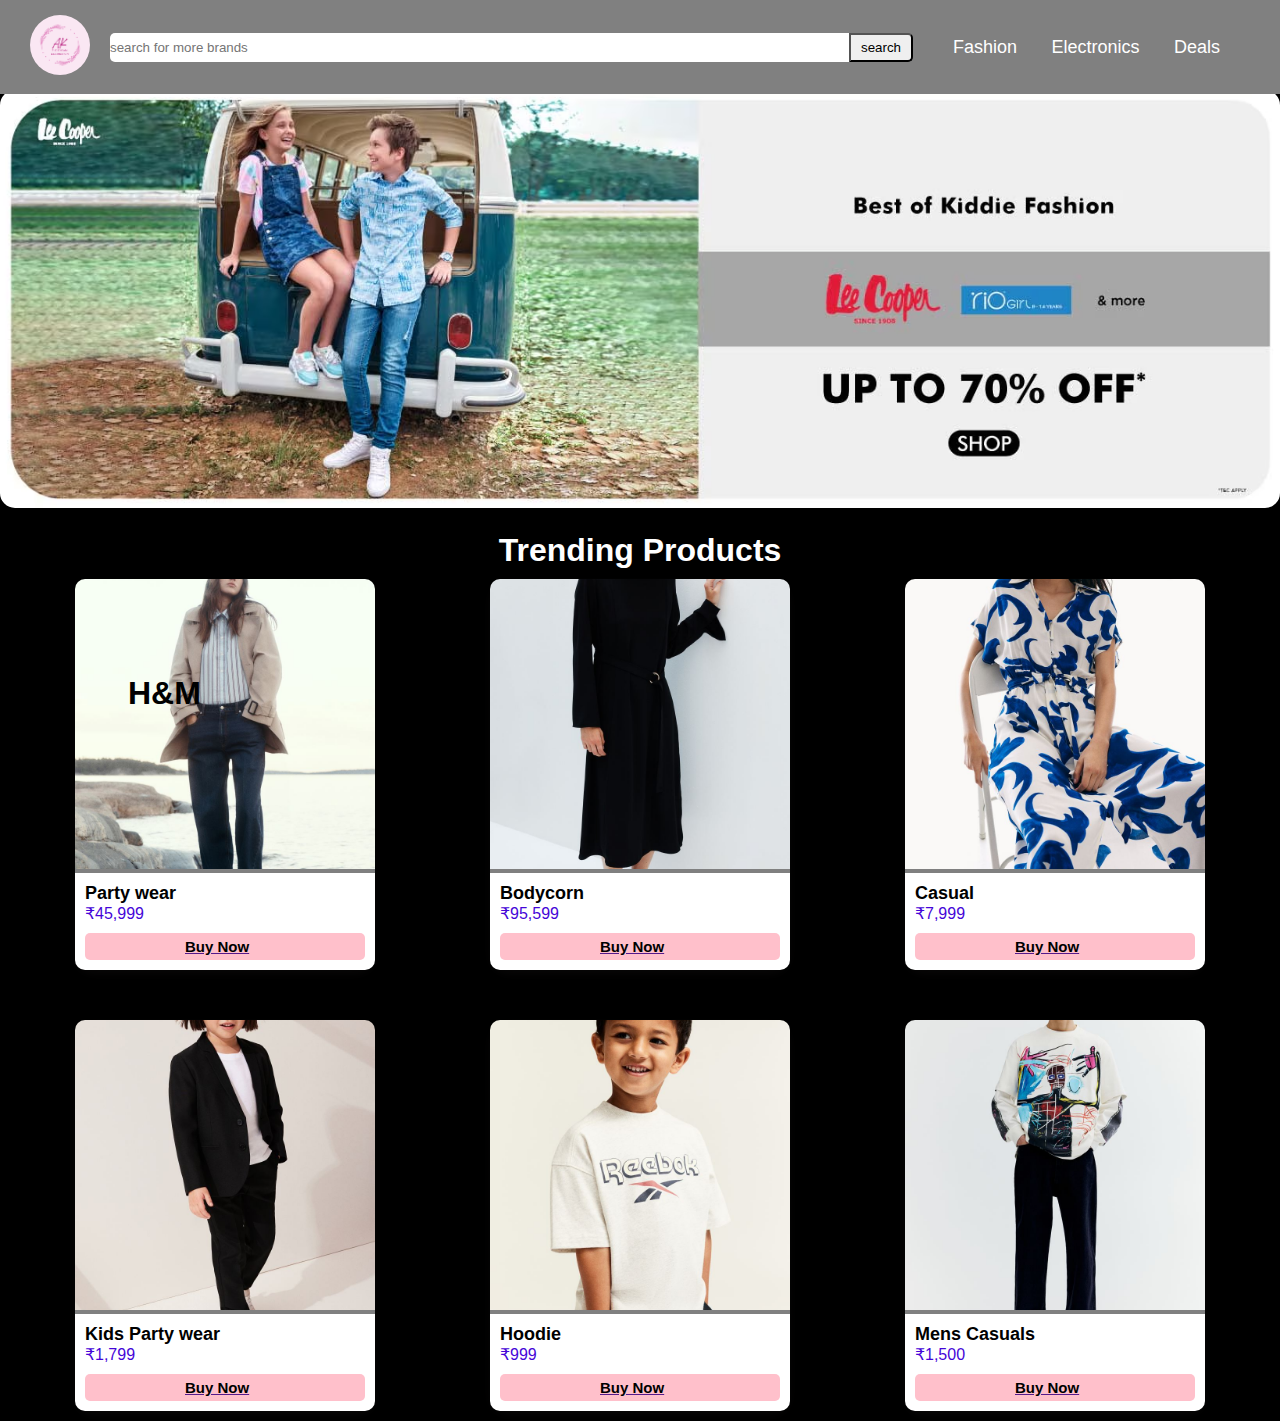
<file: h&m.html>
<!DOCTYPE html>
<html lang="en">
<head>
    <meta charset="UTF-8">
    <meta name="viewport" content="width=device-width, initial-scale=1.0">
    <title>Adidas</title>
    <link rel="Icon" href="/assests/images2/adidas 3.avif"/>
    <link rel="stylesheet"href="style.css">
    <link rel="stylesheet" href="h&m.css">
    <link rel="stylesheet" href="fashion.css">
   
</head>
<body>
    <div class="nav-bar">
        <div class="logo">
            <img src="./assests/logo/Purple Minimalist Flower Shop Logo.png"   alt="">

        </div>
        <div class="search-bar">
            <input type="text" placeholder="search for more brands">
            <button>search</button>
        </div>
        <div class="nav-links">
            <a target="_blank" href="fashion.html">Fashion</fashion></a>
            <a target="_blank" href="electronics.html">Electronics</a>
            <a target="_blank" href="deals.html">Deals</a>
        </div>
        <div class="nav-icons">
            <a href="" ><span><i class="fa-regular fa-user fa-2xl "></i></span></a>
            <a href=""><span><i class="fa-solid fa-cart-shopping fa-2xl"></i></span></a>
        </div>

    </div>

    <div class="main">
        <div class="hero-section">
            <img src="/assests/h&mimages/h&m main.avif" />
            <h1 id="hm">H&M</h1>
            <a href="#shoe3">
                
            </a>
        </div>
    </div>

    <h1 class="heading">Trending Products</h1>

    <div class="Products">

        <div class="product-card">
            <img
            id="hm1"
             src="/assests/h&mimages/h&m1.jpeg" alt="product 1"/>
            <div class="product-info">
            <h4>Party wear</h4>
            <p class ="info">₹45,999</p>
            <a href=""><button>Buy Now</button></a>
            </div>
        </div>

        <div class="product-card">
            <img
            id="hm2"
             src="/assests/h&mimages/hm2.jpeg" alt="product 1"/>
            <div class="product-info">
            <h4>Bodycorn</h4>
            <p class ="info">₹95,599</p>
            <a href=""><button>Buy Now</button></a>
            </div>
        </div>
        <div class="product-card">
            <img
            id="hm3"
             src="/assests/h&mimages/hm3.jpeg" alt="product 1"/>
            <div class="product-info">
            <h4>Casual</h4>
            <p class ="info">₹7,999</p>
            <a href=""><button>Buy Now</button></a>
            </div>
        </div>
        <div class="product-card">
            <img
            id="hm4"
             src="/assests/h&mimages/hm4.jpeg" alt="product 1"/>
            <div class="product-info">
            <h4>Kids Party wear</h4>
            <p class ="info">₹1,799</p>
            <a href=""><button>Buy Now</button></a>
            </div>
        </div>
        <div class="product-card">
            <img
            id="hm5"
             src="/assests/h&mimages/hm5.jpeg" alt="product 1"/>
            <div class="product-info">
            <h4>Hoodie</h4>
            <p class ="info">₹999</p>
            <a href=""><button>Buy Now</button></a>
            </div>
        </div>
        <div class="product-card">
            <img
            id="hm6"
             src="/assests/h&mimages/hm6.jpeg" alt="product 1"/>
            <div class="product-info">
            <h4> Mens Casuals</h4>
            <p class ="info">₹1,500</p>
            <a href=""><button>Buy Now</button></a>
            </div>
        </div>
     </div>
    
</body>
</html>
</file>
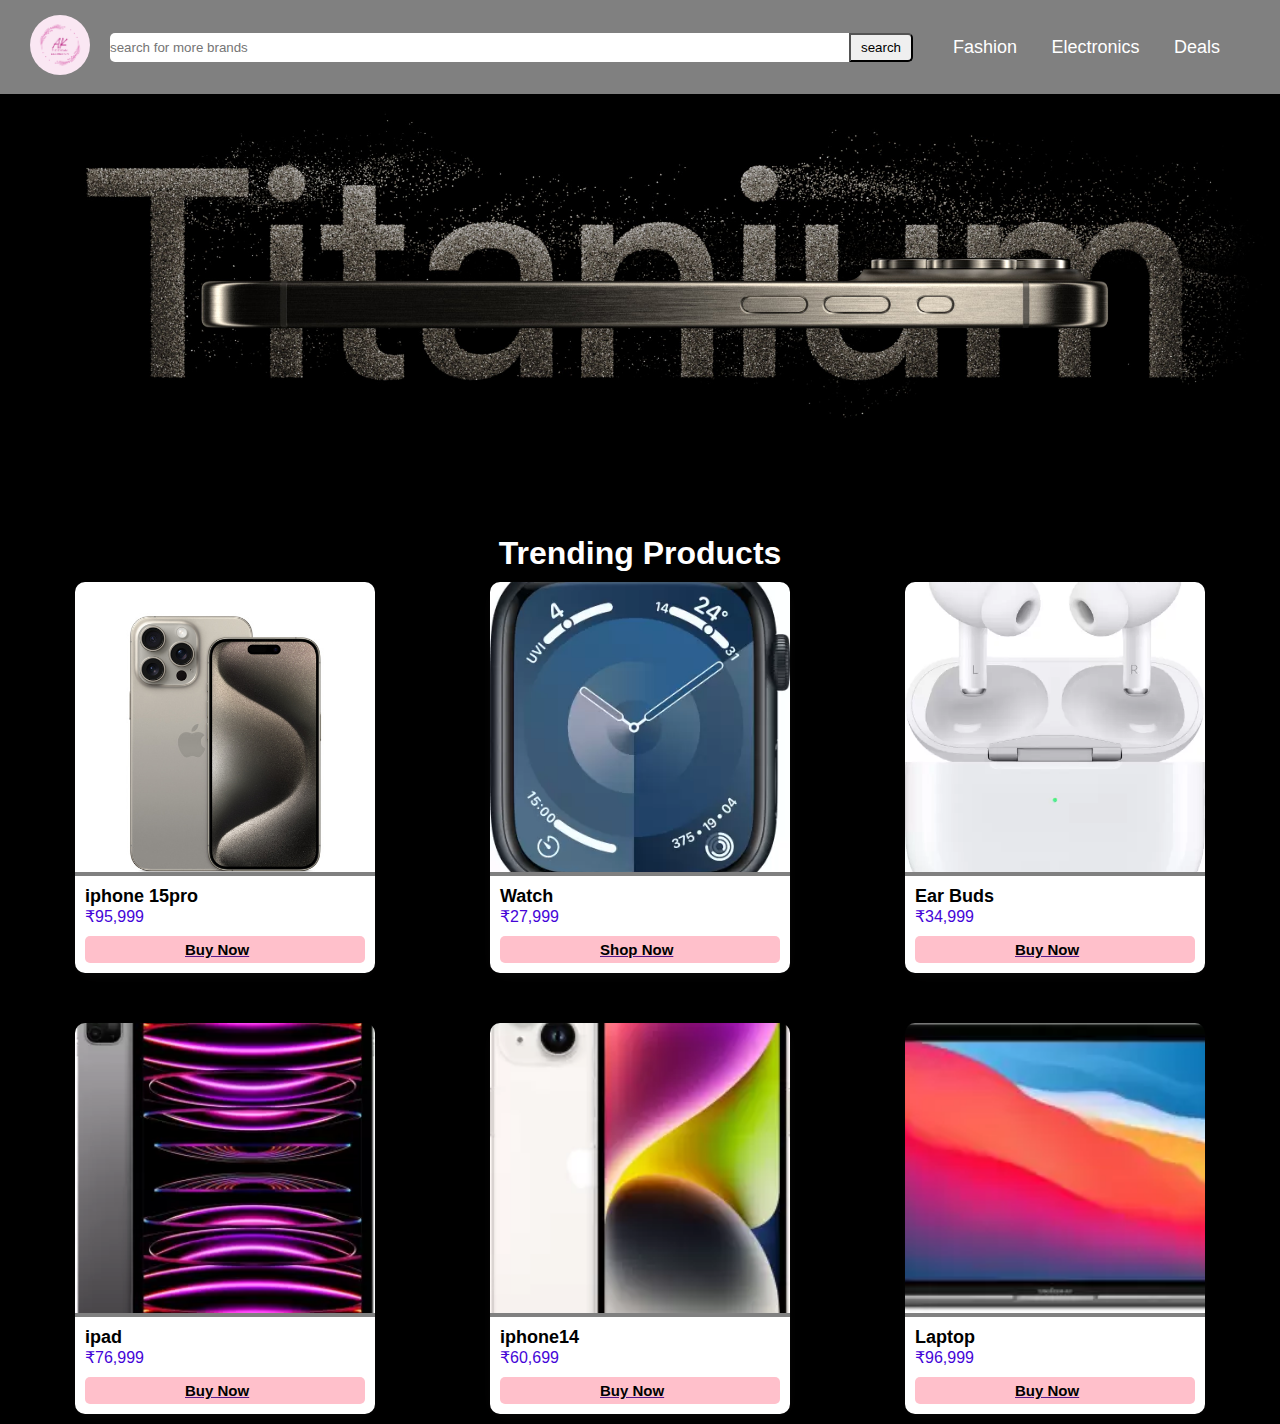
<file: iphone.html>
<!DOCTYPE html>
<html lang="en">
<head>
    <meta charset="UTF-8">
    <meta name="viewport" content="width=device-width, initial-scale=1.0">
    <title>Adidas</title>
    <link rel="Icon" href="/assests/images2/adidas 3.avif"/>
    <link rel="stylesheet"href="style.css">
    <link rel="stylesheet" href="iphone.css">
    <link rel="stylesheet" href="fashion.css">
   
</head>
<body>
    <div class="nav-bar">
        <div class="logo">
            <img src="./assests/logo/Purple Minimalist Flower Shop Logo.png"   alt="">

        </div>
        <div class="search-bar">
            <input type="text" placeholder="search for more brands">
            <button>search</button>
        </div>
        <div class="nav-links">
            <a target="_blank" href="fashion.html">Fashion</fashion></a>
            <a target="_blank" href="electronics.html">Electronics</a>
            <a target="_blank" href="deals.html">Deals</a>
        </div>
        <div class="nav-icons">
            <a href="" ><span><i class="fa-regular fa-user fa-2xl "></i></span></a>
            <a href=""><span><i class="fa-solid fa-cart-shopping fa-2xl"></i></span></a>
        </div>

    </div>

    <div class="main">
        <div class="hero-section">
            <img src="/assests/iphoneimages/iphonemain.jpg" />
            <h1 id="iphone">Apple</h1>
            <a href="#shoe3">
                
            </a>
        </div>
    </div>

    <h1 class="heading">Trending Products</h1>

    <div class="Products">

        <div class="product-card">
            <img
            id="ip1"
             src="/assests/iphoneimages/iphone1.jpeg" alt="product 1"/>
            <div class="product-info">
            <h4>iphone 15pro</h4>
            <p class ="info">₹95,999</p>
            <a href=""><button>Buy Now</button></a>
            </div>
        </div>

        <div class="product-card">
            <img
            id="ip2"
             src="/assests/iphoneimages/iphone2.webp" alt="product 1"/>
            <div class="product-info">
            <h4>Watch</h4>
            <p class ="info">₹27,999</p>
            <a href=""><button>Shop Now</button></a>
            </div>
        </div>
        <div class="product-card">
            <img
            id="ip3"
             src="/assests/iphoneimages/iphone3.webp" alt="product 1"/>
            <div class="product-info">
            <h4>Ear Buds</h4>
            <p class ="info">₹34,999</p>
            <a href=""><button>Buy Now</button></a>
            </div>
        </div>
        <div class="product-card">
            <img
            id="ip4"
             src="/assests/iphoneimages/iphone4.webp" alt="product 1"/>
            <div class="product-info">
            <h4>ipad</h4>
            <p class ="info">₹76,999</p>
            <a href=""><button>Buy Now</button></a>
            </div>
        </div>
        <div class="product-card">
            <img
            id="ip5"
             src="/assests/iphoneimages/iphone5.webp" alt="product 1"/>
            <div class="product-info">
            <h4>iphone14</h4>
            <p class ="info">₹60,699</p>
            <a href=""><button>Buy Now</button></a>
            </div>
        </div>
        <div class="product-card">
            <img
            id="ip6"
             src="/assests/iphoneimages/iphone6.webp" alt="product 1"/>
            <div class="product-info">
            <h4> Laptop</h4>
            <p class ="info">₹96,999</p>
            <a href=""><button>Buy Now</button></a>
            </div>
        </div>
     </div>
    
</body>
</html>
</file>
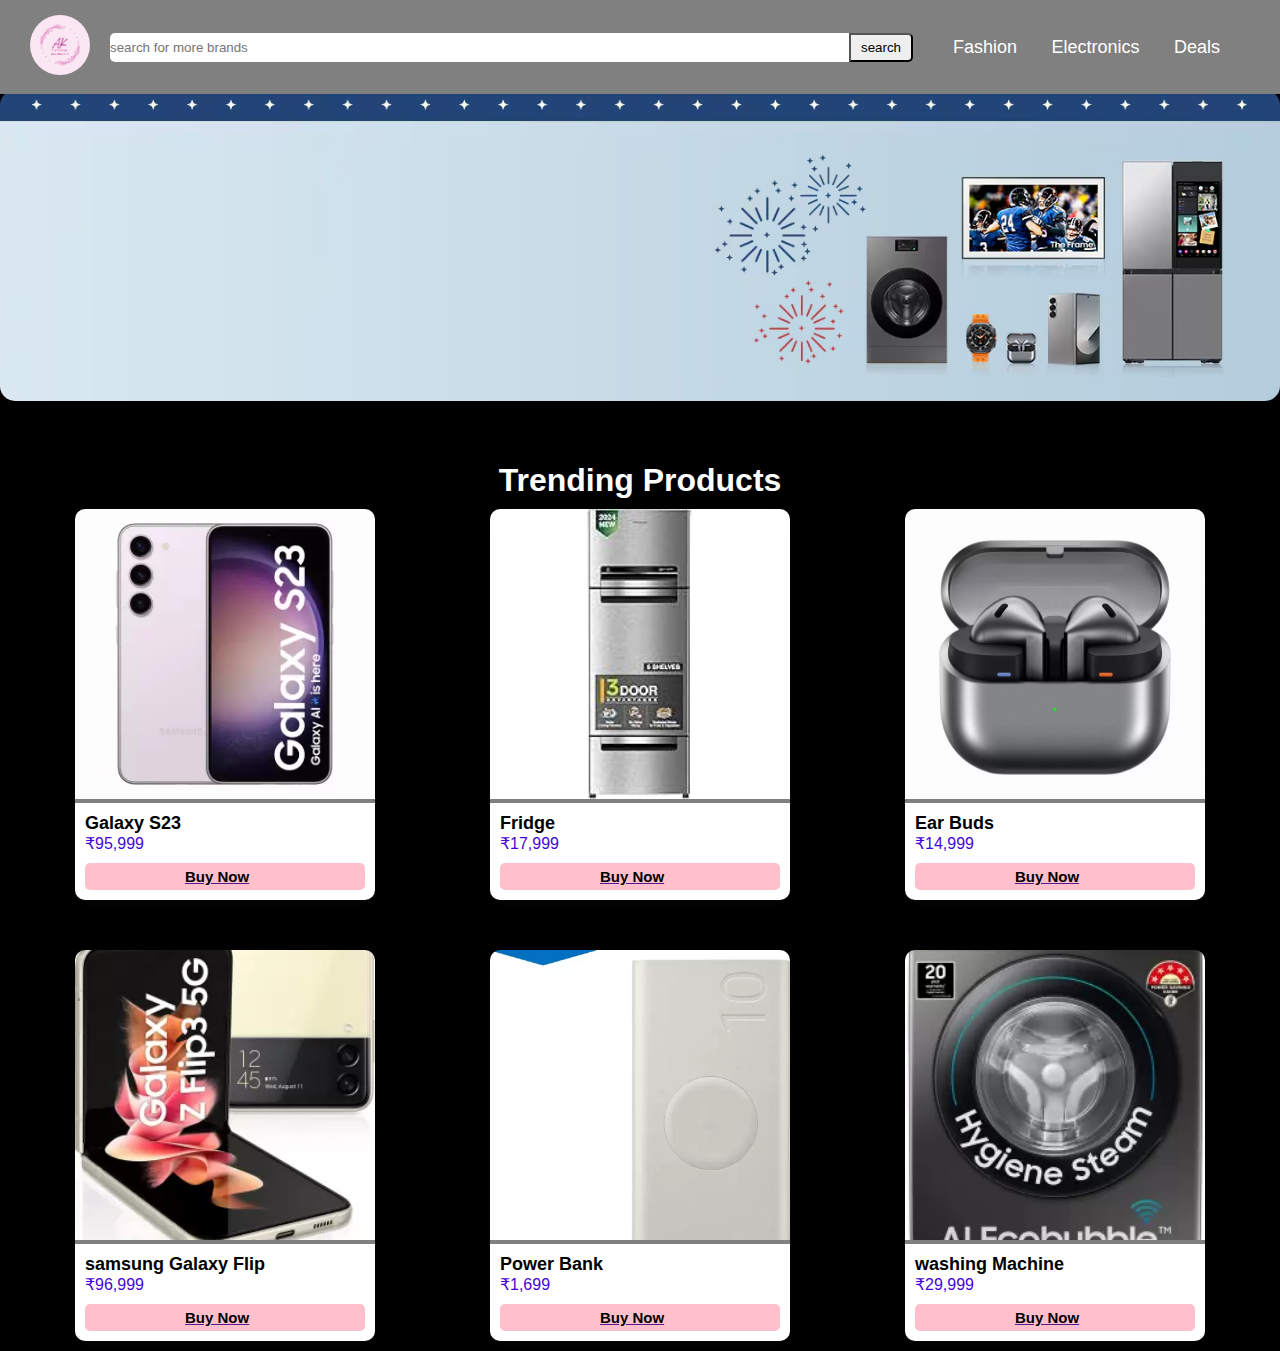
<file: samsung.html>
<!DOCTYPE html>
<html lang="en">
<head>
    <meta charset="UTF-8">
    <meta name="viewport" content="width=device-width, initial-scale=1.0">
    <title>Adidas</title>
    <link rel="Icon" href="/assests/images2/adidas 3.avif"/>
    
    <link rel="stylesheet" href="samsung.css">
    <link rel="stylesheet" href="fashion.css">
    <link rel="stylesheet"href="style.css">
    
   
</head>
<body>
    <div class="nav-bar">
        <div class="logo">
            <img src="./assests/logo/Purple Minimalist Flower Shop Logo.png"   alt="">

        </div>
        <div class="search-bar">
            <input type="text" placeholder="search for more brands">
            <button>search</button>
        </div>
        <div class="nav-links">
            <a target="_blank" href="fashion.html">Fashion</fashion></a>
            <a target="_blank" href="electronics.html">Electronics</a>
            <a target="_blank" href="deals.html">Deals</a>
        </div>
        <div class="nav-icons">
            <a href="" ><span><i class="fa-regular fa-user fa-2xl "></i></span></a>
            <a href=""><span><i class="fa-solid fa-cart-shopping fa-2xl"></i></span></a>
        </div>

    </div>

    <div class="main">
        <div class="hero-section">
            <img src="/assests/samimages/samsung main.avif" />
            <h1 id="sam">Samsung</h1>
            <a href="#shoe3">
                
            </a>
        </div>
    </div>

    <h1 class="heading">Trending Products</h1>

    <div class="Products">

        <div class="product-card">
            <img
            id="sam1"
             src="/assests/samimages/sam1.webp" alt="product 1"/>
            <div class="product-info">
            <h4>Galaxy S23</h4>
            <p class ="info">₹95,999</p>
            <a href=""><button>Buy Now</button></a>
            </div>
        </div>

        <div class="product-card">
            <img
            id="sam2"
             src="/assests/samimages/samfridge.jpg" alt="product 1"/>
            <div class="product-info">
            <h4>Fridge</h4>
            <p class ="info">₹17,999</p>
            <a href=""><button>Buy Now</button></a>
            </div>
        </div>
        <div class="product-card">
            <img
            id="sam3"
             src="/assests/samimages/sam3.webp" alt="product 1"/>
            <div class="product-info">
            <h4>Ear Buds</h4>
            <p class ="info">₹14,999</p>
            <a href=""><button>Buy Now</button></a>
            </div>
        </div>
        <div class="product-card">
            <img
            id="sam4"
             src="/assests/samimages/sam4.webp" alt="product 1"/>
            <div class="product-info">
            <h4>samsung Galaxy Flip</h4>
            <p class ="info">₹96,999</p>
            <a href=""><button>Buy Now</button></a>
            </div>
        </div>
        <div class="product-card">
            <img
            id="sam5"
             src="/assests/samimages/sam5.webp" alt="product 1"/>
            <div class="product-info">
            <h4>Power Bank</h4>
            <p class ="info">₹1,699</p>
            <a href=""><button>Buy Now</button></a>
            </div>
        </div>
        <div class="product-card">
            <img
            id="sam6"
             src="/assests/samimages/sam6.webp" alt="product 1"/>
            <div class="product-info">
            <h4> washing Machine</h4>
            <p class ="info">₹29,999</p>
            <a href=""><button>Buy Now</button></a>
            </div>
        </div>
     </div>
    
</body>
</html>
</file>
<file: style.css>
@import url('https://fonts.cdnfonts.com/css/samsung-sharp-sans');

*{
    margin: 0px;
    padding: 0px;
    box-sizing: border-box;
    font-family: 'Samsung Sharp Sans', sans-serif;
}

body{
    font-family: 'Samsung Sharp Sans', sans-serif;
    background-color: black;
}

.nav-bar{
    display: flex ;
    position: fixed;
    justify-content: space-between ;
    align-items: center;
    background-color:#404040;
    padding: 15px 20px;
    top: 0;
    width: 100%;
}

.nav-bar:hover{
    background-color: gray;
}

.logo img{
    width: 60px;
    height: 60px;
    margin-left: 10px;
    border-radius: 100px;
}

.nav-icons a{
  color: aliceblue;
  margin-left: 15px;
}

.nav-icons img{
    width: 30px;
  }



.search-bar{
    display: flex;
    flex: 1;
    margin: 0px 20px;
}

.search-bar input{
    display: flex;
    flex: 1;
    border: none;
    
    border-radius: 5px 0px 0px 5px;
    
}

.search-bar button{
    padding: 5px 10px;
    border-radius: 0px 5px 5px 0px;
    cursor: pointer;
}

.search-bar button:hover{
    background-color:aliceblue;
}

.nav-links a{
    text-decoration: none;
    color: white;
    margin-left: 10px;
    font-size: 20px;
    padding: 10px;
    font-size: large;

}

.nav-links a:hover{
    text-decoration: underline;
}

.hero-section img{
    width: 100%;
    margin-top: 20px;
    border-radius: 15px;
}

.hero-section{
    margin-top: 70px;
}

.footer{
    background-color: lightgray;
    padding: 20px;
    display: flex;
    flex: 1;
    justify-content: space-evenly;
    border-radius: 10px;
    bottom: 0;
}

.footer-links{
    margin: 20px;
}

.footer-links h4{
    margin-top: 0;
}

.footer-links ul{
    list-style: none;
    padding: 0;
    margin: 0;
}

.footer-links li{
    margin-bottom: 10px;
}

.footer-links a{
    text-decoration: none;
    color: #075498;
}

.footer-copyright{
    text-align: center;
    color: white;
}
.footer-copyright h1{
    color: white;
    text-align: center;
}

.heading{
    color: white;
    text-align: center;

}
</file>
<file: adidas.css>
#ultraboost {
    position: absolute;
    top: 95%;
    left: 10%;
    font-weight: 700;
}



.hero-section img:hover {
    border:5px solid whitesmoke;
    border-radius: 5px;
}

.heading{
    color:white;
    text-align: center;
    font-weight: 900;
    font-size: xx-large;
    margin-top: 100px;
}

.products{
    display: flex;
    flex-wrap: wrap;
    gap: 20px;
    padding: 35px;
    justify-content: flex-start;
    margin: 100px auto;
}

.product-card{
    background-color:grey;
    border-radius: 5px;
    box-shadow: 0 4px 8px rgb(8, 7, 7);
    transition: transform 0.3s;box: shadow 3s;
    flex:1 1 300px;
    max: width 700px; 
}

.product-card:hover{
    transform: translateY((-20px));
    border:10px solid rgb(238,200,10);
}

.product-card img{
    width:100%;
    height: 600px;
    object-fit: cover;
}

.product-info{
    padding: 15px;
    flex: 1;
}

.product-info h4{
    font-size: x-large;
}

.product-info p{
    font-size: 30;
    color: #4505d8;
    margin-bottom: 10px;
}

.product-info button{
  background: #FFC0CB; 
  color: black; 
  border: none;
  border-radius: 5px;
  font-size: 15px;
  width: 100%;
  font-weight: 600;
}

.product-info button:hover{
    background-color: black ;
}

#shoe1:hover {
    content: url(/assests/images2/shoe2.avif);

}
#shoe2:hover {
    content: url(/assests/images2/shoe3.avif);

}
#shoe3:hover {
    content: url(/assests/images2/shoe1.avif);

}
#tshirt1:hover {
    content: url(/assests/images2/tshirt33.avif);

}
#tshirt2:hover {
    content: url(/assests/images2/tshirt1.avif);

}
#tshirt3:hover {
    content: url(/assests/images2/tshirt22.avif);

}

.heading {
    color: #fff;
    text-align: center;
    font-weight: 900;
    font-size: xx-large;
    margin-top: 80px;
}
</file>
<file: fashion.css>
.heading{
    text-align: center;
    font-weight: 900;
    font-size: xx-large;
    margin-top: 20px;
}

.Products{
    display: flex;
    flex-direction: row;
    flex-wrap: wrap;
    justify-content: space-evenly;
    gap: 50px;
    padding: 10px;
   
    align-items: stretch;
    flex: 1;
}

.product-card{
    border-radius: 20px;
    flex: 1 1 300;
    max-width: 300px;
}

.product-card img{
    width: 100%;
    height: 290px; 
    object-fit: cover;
    border-radius: 10px 10px 0px 0px;
}



.product-info{
    background-color:white;
    width: 100%;
    padding: 10px;
    flex-grow: 1;
    border-radius: 0px 0px 10px 10px;
}

.product-info h4{
    font-size: large;
}


 


.product-info button{
    display: flex;
    flex: 1;
    text-align: center;
    padding: 5px 100px;
    font-weight: bolder;
    border: none;
    border-radius: 5px;
    background-color:#FFC0CB ;
}

.product-info button:hover{
    background-color:#F9629F ;
}
</file>
<file: goorej.css>
#hm {
    position: absolute;
    top: 55%;
    left: 10%;
    font-weight: 700;
}


.hero-section img:hover {
    border:5px solid whitesmoke;
    border-radius: 5px;
}

.heading{
    color:white;
    text-align: center;
    font-weight: 900;
    font-size: xx-large;
    margin-top: 100px;
}

.products{
    display: flex;
    flex-wrap: wrap;
    gap: 20px;
    padding: 35px;
    justify-content: flex-start;
    margin: 100px auto;
}

.product-card{
    background-color:grey;
    border-radius: 5px;
    box-shadow: 0 4px 8px rgb(8, 7, 7);
    transition: transform 0.3s;box: shadow 3s;
    flex:1 1 300px;
    max: width 700px; 
}

.product-card:hover{
    transform: translateY((-20px));
    border:10px solid rgb(238,200,10);
}

.product-card img{
    width:100%;
    height: 600px;
    object-fit: cover;
}

.product-info{
    padding: 15px;
    flex: 1;
}

.product-info h4{
    font-size: x-large;
}

.product-info p{
    font-size: 30;
    color: #4505d8;
    margin-bottom: 10px;
}

.product-info button{
  background: #FFC0CB; 
  color: black; 
  border: none;
  border-radius: 5px;
  font-size: 15px;
  width: 100%;
  font-weight: 600;
}

.product-info button:hover{
    background-color: black ;
}

#go1:hover {
    content: url(assests/goorejimages/g4.jpg);

}
#go2:hover {
    content: url(/assests/goorejimages/g3.jpg);

}
#go3:hover {
    content: url(/assests/goorejimages/g6.jpg);

}
#go4:hover {
    content: url(/assests/goorejimages/g5.jpg);

}
#go5:hover {
    content: url(/assests/goorejimages/g1.jpg);

}
#go6:hover {
    content: url(/assests/goorejimages/g2.jpg);

}

.heading {
    color: #fff;
    text-align: center;
    font-weight: 900;
    font-size: xx-large;
    margin-top: 80px;
}
</file>
<file: gucci.css>
#gucci {
    position: absolute;
    top: 75%;
    left: 10%;
    font-weight: 700;
}



.hero-section img:hover {
    border:5px solid whitesmoke;
    border-radius: 5px;
}

.heading{
    color:white;
    text-align: center;
    font-weight: 900;
    font-size: xx-large;
    margin-top: 100px;
}

.products{
    display: flex;
    flex-wrap: wrap;
    gap: 20px;
    padding: 35px;
    justify-content: flex-start;
    margin: 100px auto;
}

.product-card{
    background-color:grey;
    border-radius: 5px;
    box-shadow: 0 4px 8px rgb(8, 7, 7);
    transition: transform 0.3s;box: shadow 3s;
    flex:1 1 300px;
    max: width 700px; 
}

.product-card:hover{
    transform: translateY((-20px));
    border:10px solid rgb(238,200,10);
}

.product-card img{
    width:100%;
    height: 600px;
    object-fit: cover;
}

.product-info{
    padding: 15px;
    flex: 1;
}

.product-info h4{
    font-size: x-large;
}

.product-info p{
    font-size: 30;
    color: #4505d8;
    margin-bottom: 10px;
}

.product-info button{
  background: #FFC0CB; 
  color: black; 
  border: none;
  border-radius: 5px;
  font-size: 15px;
  width: 100%;
  font-weight: 600;
}

.product-info button:hover{
    background-color: black ;
}

#g1:hover {
    content: url(assests/images3/g2.jpg);

}
#g2:hover {
    content: url(/assests/images3/g3.jpg);

}
#g3:hover {
    content: url(/assests/images3/g1.jpg);

}
#g4:hover {
    content: url(/assests/images3/g5.jpg);

}
#g5:hover {
    content: url(/assests/images3/g6.jpg);

}
#g6:hover {
    content: url(/assests/images3/g4.jpg);

}

.heading {
    color: #fff;
    text-align: center;
    font-weight: 900;
    font-size: xx-large;
    margin-top: 80px;
}
</file>
<file: h&m.css>
#hm {
    position: absolute;
    top: 75%;
    left: 10%;
    font-weight: 700;
}



.hero-section img:hover {
    border:5px solid whitesmoke;
    border-radius: 5px;
}

.heading{
    color:white;
    text-align: center;
    font-weight: 900;
    font-size: xx-large;
    margin-top: 100px;
}

.products{
    display: flex;
    flex-wrap: wrap;
    gap: 20px;
    padding: 35px;
    justify-content: flex-start;
    margin: 100px auto;
}

.product-card{
    background-color:grey;
    border-radius: 5px;
    box-shadow: 0 4px 8px rgb(8, 7, 7);
    transition: transform 0.3s;box: shadow 3s;
    flex:1 1 300px;
    max: width 700px; 
}

.product-card:hover{
    transform: translateY((-20px));
    border:10px solid rgb(238,200,10);
}

.product-card img{
    width:100%;
    height: 600px;
    object-fit: cover;
}

.product-info{
    padding: 15px;
    flex: 1;
}

.product-info h4{
    font-size: x-large;
}

.product-info p{
    font-size: 30;
    color: #4505d8;
    margin-bottom: 10px;
}

.product-info button{
  background: #FFC0CB; 
  color: black; 
  border: none;
  border-radius: 5px;
  font-size: 15px;
  width: 100%;
  font-weight: 600;
}

.product-info button:hover{
    background-color: black ;
}

#hm1:hover {
    content: url(assests/h&mimages/hm2.jpeg);

}
#hm2:hover {
    content: url(/assests/h&mimages/hm3.jpeg);

}
#hm3:hover {
    content: url(/assests/h&mimages/h&m1.jpeg);

}
#hm4:hover {
    content: url(/assests/h&mimages/hm5.jpeg);

}
#hm5:hover {
    content: url(/assests/h&mimages/hm6.jpeg);

}
#hm6:hover {
    content: url(/assests/h&mimages/hm4.jpeg);

}

.heading {
    color: #fff;
    text-align: center;
    font-weight: 900;
    font-size: xx-large;
    margin-top: 80px;
}
</file>
<file: iphone.css>
#hm {
    position: absolute;
    top: 55%;
    left: 10%;
    font-weight: 700;
}



.hero-section img:hover {
    border:5px solid whitesmoke;
    border-radius: 5px;
}

.heading{
    color:white;
    text-align: center;
    font-weight: 900;
    font-size: xx-large;
    margin-top: 100px;
}

.products{
    display: flex;
    flex-wrap: wrap;
    gap: 20px;
    padding: 35px;
    justify-content: flex-start;
    margin: 100px auto;
}

.product-card{
    background-color:grey;
    border-radius: 5px;
    box-shadow: 0 4px 8px rgb(8, 7, 7);
    transition: transform 0.3s;box: shadow 3s;
    flex:1 1 300px;
    max: width 700px; 
}

.product-card:hover{
    transform: translateY((-20px));
    border:10px solid rgb(238,200,10);
}

.product-card img{
    width:100%;
    height: 600px;
    object-fit: cover;
}

.product-info{
    padding: 15px;
    flex: 1;
}

.product-info h4{
    font-size: x-large;
}

.product-info p{
    font-size: 30;
    color: #4505d8;
    margin-bottom: 10px;
}

.product-info button{
  background: #FFC0CB; 
  color: black; 
  border: none;
  border-radius: 5px;
  font-size: 15px;
  width: 100%;
  font-weight: 600;
}

.product-info button:hover{
    background-color: black ;
}

#ip1:hover {
    content: url(assests/iphoneimages/iphone6.webp);

}
#ip2:hover {
    content: url(/assests/iphoneimages/iphone5.webp);

}
#ip3:hover {
    content: url(/assests/iphoneimages/iphone4.webp);

}
#ip4:hover {
    content: url(/assests/iphoneimages/iphone3.webp);

}
#ip5:hover {
    content: url(/assests/iphoneimages/iphone2.webp);

}
#ip6:hover {
    content: url(/assests/iphoneimages/iphone1.jpeg);

}

.heading {
    color: #fff;
    text-align: center;
    font-weight: 900;
    font-size: xx-large;
    margin-top: 80px;
}
</file>
<file: samsung.css>
#hm {
    position: absolute;
    top: 75%;
    left: 10%;
    font-weight: 700;
}



.hero-section img:hover {
    border:5px solid whitesmoke;
    border-radius: 5px;
}

.heading{
    color:white;
    text-align: center;
    font-weight: 900;
    font-size: xx-large;
    margin-top: 100px;
}

.products{
    display: flex;
    flex-wrap: wrap;
    gap: 20px;
    padding: 35px;
    justify-content: flex-start;
    margin: 100px auto;
}

.product-card{
    background-color:grey;
    border-radius: 5px;
    box-shadow: 0 4px 8px rgb(8, 7, 7);
    transition: transform 0.3s;box: shadow 3s;
    flex:1 1 300px;
    max: width 700px; 
}

.product-card:hover{
    transform: translateY((-20px));
    border:10px solid rgb(238,200,10);
}

.product-card img{
    width:100%;
    height: 600px;
    object-fit: cover;
}

.product-info{
    padding: 15px;
    flex: 1;
}

.product-info h4{
    font-size: x-large;
}

.product-info p{
    font-size: 30;
    color: #4505d8;
    margin-bottom: 10px;
}

.product-info button{
  background: #FFC0CB; 
  color: black; 
  border: none;
  border-radius: 5px;
  font-size: 15px;
  width: 100%;
  font-weight: 600;
}

.product-info button:hover{
    background-color: black ;
}

#sam1:hover {
    content: url(assests/samimages/samfridge.jpg);

}
#sam2:hover {
    content: url(/assests/samimages/sam4.webp);

}
#sam3:hover {
    content: url(/assests/samimages/sam1.webp);

}
#sam4:hover {
    content: url(/assests/samimages/sam5.webp);

}
#sam5:hover {
    content: url(/assests/samimages/sam6.webp);

}
#sam6:hover {
    content: url(/assests/samimages/sam3.webp);

}

.heading {
    color: #fff;
    text-align: center;
    font-weight: 900;
    font-size: xx-large;
    margin-top: 80px;
}
</file>
